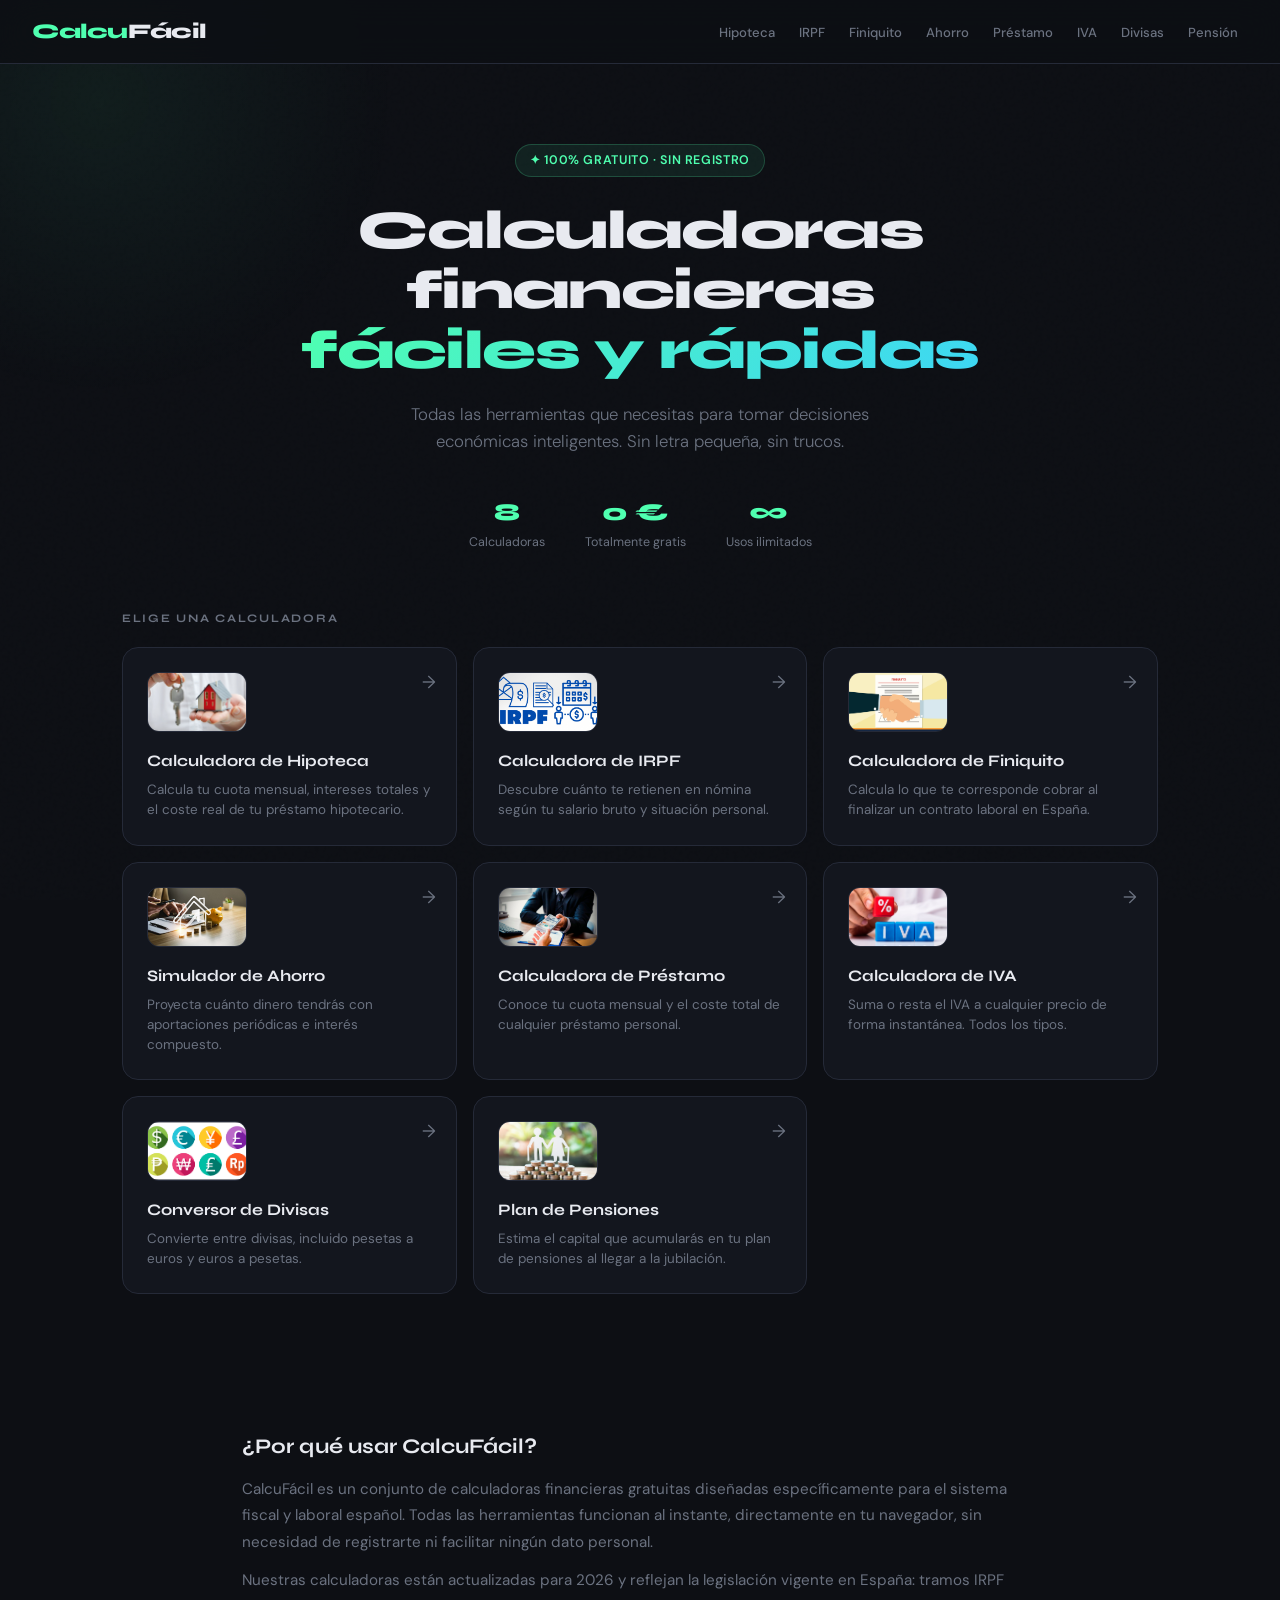
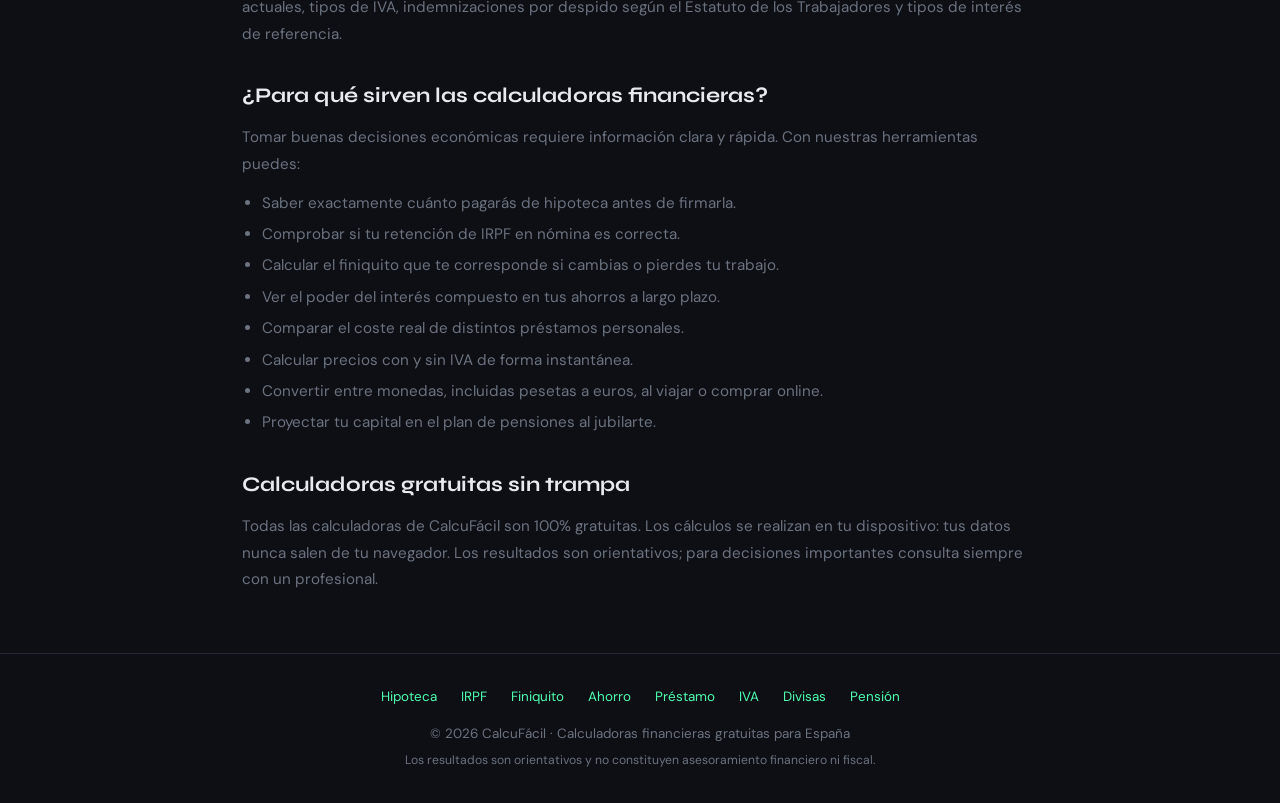
<file: index.html>
<!DOCTYPE html>
<html lang="es">
<head>
  <meta charset="UTF-8" />
  <meta name="viewport" content="width=device-width, initial-scale=1.0" />
  <title>CalcuFácil – Calculadoras Financieras Gratis para España 2026</title>
  <meta name="description" content="Las mejores calculadoras financieras gratuitas para España: hipoteca, IRPF, finiquito, ahorro, préstamo, IVA, divisas y pensiones. Resultados al instante, sin registro." />
  <meta name="keywords" content="calculadora financiera gratis, calculadora hipoteca, calculadora irpf 2026, calcular iva, finiquito, préstamo personal, ahorro interés compuesto, conversor divisas pesetas euros, plan de pensiones" />
  <meta name="robots" content="index, follow" />
  <meta name="author" content="CalcuFácil" />
  <meta name="language" content="es" />
  <meta name="geo.region" content="ES" />
  <link rel="canonical" href="https://www.calcufacil.es/" />
  <meta property="og:title" content="CalcuFácil – Calculadoras Financieras Gratis para España 2026" />
  <meta property="og:description" content="Las mejores calculadoras financieras gratuitas para España: hipoteca, IRPF, finiquito, ahorro, préstamo, IVA, divisas y pensiones. Resultados al instante, sin registro." />
  <meta property="og:type" content="website" />
  <meta property="og:url" content="https://www.calcufacil.es/" />
  <meta property="og:locale" content="es_ES" />
  <meta property="og:site_name" content="CalcuFácil" />
  <meta name="twitter:card" content="summary" />
  <meta name="twitter:title" content="CalcuFácil – Calculadoras Financieras Gratis para España 2026" />
  <meta name="twitter:description" content="Las mejores calculadoras financieras gratuitas para España: hipoteca, IRPF, finiquito, ahorro, préstamo, IVA, divisas y pensiones. Resultados al instante, sin registro." />
  <link rel="preconnect" href="https://fonts.googleapis.com" />
  <link href="https://fonts.googleapis.com/css2?family=Syne:wght@400;600;700;800&family=DM+Sans:wght@300;400;500;700&display=swap" rel="stylesheet" />
  <link rel="stylesheet" href="css/style.css" />
  <script type="application/ld+json">
  {"@context":"https://schema.org","@type":"WebSite","name":"CalcuFácil","url":"https://www.calcufacil.es","description":"Calculadoras financieras gratuitas para España","inLanguage":"es"}
  </script>
  <script type="application/ld+json">
  {"@context":"https://schema.org","@type":"ItemList","name":"Calculadoras financieras","itemListElement":[
    {"@type":"ListItem","position":1,"name":"Calculadora de Hipoteca","url":"https://www.calcufacil.es/hipoteca/"},
    {"@type":"ListItem","position":2,"name":"Calculadora de IRPF","url":"https://www.calcufacil.es/irpf/"},
    {"@type":"ListItem","position":3,"name":"Calculadora de Finiquito","url":"https://www.calcufacil.es/finiquito/"},
    {"@type":"ListItem","position":4,"name":"Simulador de Ahorro","url":"https://www.calcufacil.es/ahorro/"},
    {"@type":"ListItem","position":5,"name":"Calculadora de Préstamo","url":"https://www.calcufacil.es/prestamo/"},
    {"@type":"ListItem","position":6,"name":"Calculadora de IVA","url":"https://www.calcufacil.es/iva/"},
    {"@type":"ListItem","position":7,"name":"Conversor de Divisas","url":"https://www.calcufacil.es/divisas/"},
    {"@type":"ListItem","position":8,"name":"Simulador Plan de Pensiones","url":"https://www.calcufacil.es/pension/"}
  ]}
  </script>
  <link rel="icon" type="image/x-icon" href="favicon.ico">
  <link rel="icon" type="image/png" sizes="192x192" href="favicon-192.png">
  <link rel="icon" type="image/png" sizes="512x512" href="favicon-512.png">
  <link rel="apple-touch-icon" href="apple-touch-icon.png">
</head>
<body>
<nav>
  <a class="nav-logo" href="/" aria-label="CalcuFácil inicio">Calcu<span>Fácil</span></a>
  <button class="nav-toggle" id="navToggle" aria-label="Abrir menú">☰</button>
  <ul class="nav-links" id="navLinks">
    <li><a href="hipoteca/">Hipoteca</a></li>
    <li><a href="irpf/">IRPF</a></li>
    <li><a href="finiquito/">Finiquito</a></li>
    <li><a href="ahorro/">Ahorro</a></li>
    <li><a href="prestamo/">Préstamo</a></li>
    <li><a href="iva/">IVA</a></li>
    <li><a href="divisas/">Divisas</a></li>
    <li><a href="pension/">Pensión</a></li>
    </ul>
</nav>
<main>
  <section class="hero">
    <div class="hero-badge">✦ 100% Gratuito · Sin registro</div>
    <h1>Calculadoras financieras<br><span class="highlight">fáciles y rápidas</span></h1>
    <p>Todas las herramientas que necesitas para tomar decisiones económicas inteligentes. Sin letra pequeña, sin trucos.</p>
    <div class="hero-stats">
      <div class="stat"><div class="stat-num">8</div><div class="stat-label">Calculadoras</div></div>
      <div class="stat"><div class="stat-num">0 €</div><div class="stat-label">Totalmente gratis</div></div>
      <div class="stat"><div class="stat-num">∞</div><div class="stat-label">Usos ilimitados</div></div>
    </div>
  </section>
  <div class="ad-banner"><div class="ad-slot">Publicidad</div></div>
  <section class="section" aria-label="Lista de calculadoras">
    <div class="section-title">Elige una calculadora</div>
    <div class="tools-grid">
      <a class="tool-card" href="/hipoteca/" title="Calculadora de hipoteca gratis España 2026">
        <span class="card-icon"><img src="./imagenes/iconos/hipoteca.jpg" alt="Icono calculadora hipoteca" width="52" height="52" loading="lazy" /></span><div class="card-title">Calculadora de Hipoteca</div>
        <div class="card-desc">Calcula tu cuota mensual, intereses totales y el coste real de tu préstamo hipotecario.</div><span class="card-arrow">→</span>
      </a>
      <a class="tool-card" href="/irpf/" title="Calculadora IRPF retención nómina 2026">
        <span class="card-icon"><img src="./imagenes/iconos/irpf.png" alt="Icono calculadora IRPF" width="52" height="52" loading="lazy" /></span><div class="card-title">Calculadora de IRPF</div>
        <div class="card-desc">Descubre cuánto te retienen en nómina según tu salario bruto y situación personal.</div><span class="card-arrow">→</span>
      </a>
      <a class="tool-card" href="/finiquito/" title="Calculadora de finiquito España 2026">
        <span class="card-icon"><img src="./imagenes/iconos/finiquito.png" alt="Icono calculadora finiquito" width="52" height="52" loading="lazy" /></span><div class="card-title">Calculadora de Finiquito</div>
        <div class="card-desc">Calcula lo que te corresponde cobrar al finalizar un contrato laboral en España.</div><span class="card-arrow">→</span>
      </a>
      <a class="tool-card" href="/ahorro/" title="Simulador de ahorro interés compuesto">
        <span class="card-icon"><img src="./imagenes/iconos/ahorro.jpg" alt="Icono simulador ahorro" width="52" height="52" loading="lazy" /></span><div class="card-title">Simulador de Ahorro</div>
        <div class="card-desc">Proyecta cuánto dinero tendrás con aportaciones periódicas e interés compuesto.</div><span class="card-arrow">→</span>
      </a>
      <a class="tool-card" href="/prestamo/" title="Calculadora préstamo personal cuota mensual">
        <span class="card-icon"><img src="./imagenes/iconos/prestamo.jpg" alt="Icono calculadora préstamo" width="52" height="52" loading="lazy" /></span><div class="card-title">Calculadora de Préstamo</div>
        <div class="card-desc">Conoce tu cuota mensual y el coste total de cualquier préstamo personal.</div><span class="card-arrow">→</span>
      </a>
      <a class="tool-card" href="/iva/" title="Calculadora IVA sumar y quitar 21% 10% 4%">
        <span class="card-icon"><img src="./imagenes/iconos/iva.jpg" alt="Icono calculadora IVA" width="52" height="52" loading="lazy" /></span><div class="card-title">Calculadora de IVA</div>
        <div class="card-desc">Suma o resta el IVA a cualquier precio de forma instantánea. Todos los tipos.</div><span class="card-arrow">→</span>
      </a>
      <a class="tool-card" href="/divisas/" title="Conversor divisas pesetas euros gratis">
        <span class="card-icon"><img src="./imagenes/iconos/divisas.png" alt="Icono conversor divisas" width="52" height="52" loading="lazy" /></span><div class="card-title">Conversor de Divisas</div>
        <div class="card-desc">Convierte entre divisas, incluido pesetas a euros y euros a pesetas.</div><span class="card-arrow">→</span>
      </a>
      <a class="tool-card" href="/pension/" title="Simulador plan de pensiones jubilación">
        <span class="card-icon"><img src="./imagenes/iconos/pension.jpg" alt="Icono simulador pensiones" width="52" height="52" loading="lazy" /></span><div class="card-title">Plan de Pensiones</div>
        <div class="card-desc">Estima el capital que acumularás en tu plan de pensiones al llegar a la jubilación.</div><span class="card-arrow">→</span>
      </a>
    </div>
    <div style="margin-top:2.5rem;"><div class="ad-slot">Publicidad</div></div>
  </section>
  <section class="seo-article" style="max-width:860px;">
    <h2>¿Por qué usar CalcuFácil?</h2>
    <p>CalcuFácil es un conjunto de calculadoras financieras gratuitas diseñadas específicamente para el sistema fiscal y laboral español. Todas las herramientas funcionan al instante, directamente en tu navegador, sin necesidad de registrarte ni facilitar ningún dato personal.</p>
    <p>Nuestras calculadoras están actualizadas para 2026 y reflejan la legislación vigente en España: tramos IRPF actuales, tipos de IVA, indemnizaciones por despido según el Estatuto de los Trabajadores y tipos de interés de referencia.</p>
    <h2>¿Para qué sirven las calculadoras financieras?</h2>
    <p>Tomar buenas decisiones económicas requiere información clara y rápida. Con nuestras herramientas puedes:</p>
    <ul>
      <li>Saber exactamente cuánto pagarás de hipoteca antes de firmarla.</li>
      <li>Comprobar si tu retención de IRPF en nómina es correcta.</li>
      <li>Calcular el finiquito que te corresponde si cambias o pierdes tu trabajo.</li>
      <li>Ver el poder del interés compuesto en tus ahorros a largo plazo.</li>
      <li>Comparar el coste real de distintos préstamos personales.</li>
      <li>Calcular precios con y sin IVA de forma instantánea.</li>
      <li>Convertir entre monedas, incluidas pesetas a euros, al viajar o comprar online.</li>
      <li>Proyectar tu capital en el plan de pensiones al jubilarte.</li>
    </ul>
    <h2>Calculadoras gratuitas sin trampa</h2>
    <p>Todas las calculadoras de CalcuFácil son 100% gratuitas. Los cálculos se realizan en tu dispositivo: tus datos nunca salen de tu navegador. Los resultados son orientativos; para decisiones importantes consulta siempre con un profesional.</p>
  </section>
</main>
<footer>
  <div class="footer-links"><a href="/hipoteca/">Hipoteca</a><a href="/irpf/">IRPF</a><a href="/finiquito/">Finiquito</a><a href="/ahorro/">Ahorro</a><a href="/prestamo/">Préstamo</a><a href="/iva/">IVA</a><a href="/divisas/">Divisas</a><a href="/pension/">Pensión</a></div>
  <p>© 2026 CalcuFácil · Calculadoras financieras gratuitas para España</p>
  <p style="margin-top:0.4rem;font-size:0.76rem;">Los resultados son orientativos y no constituyen asesoramiento financiero ni fiscal.</p>
</footer>
<script src="js/utils.js"></script>
</body>
</html>
</file>
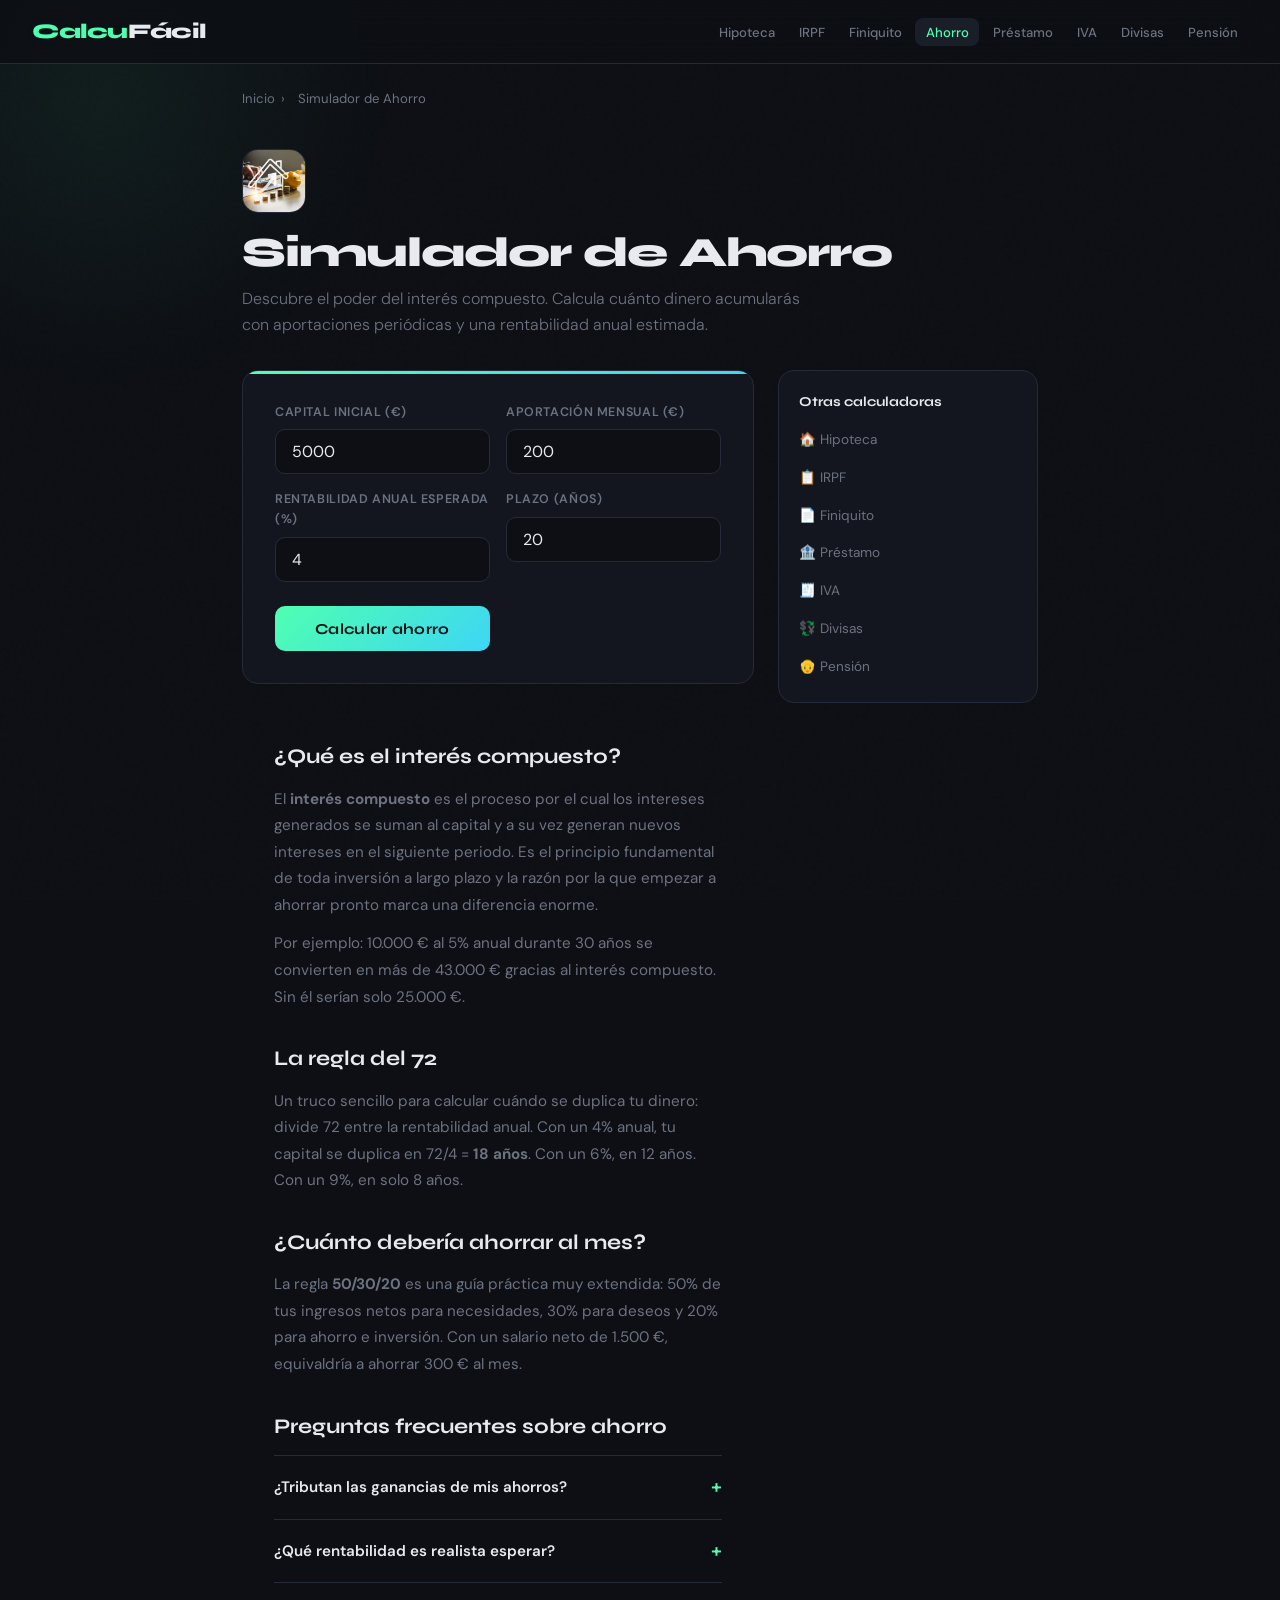
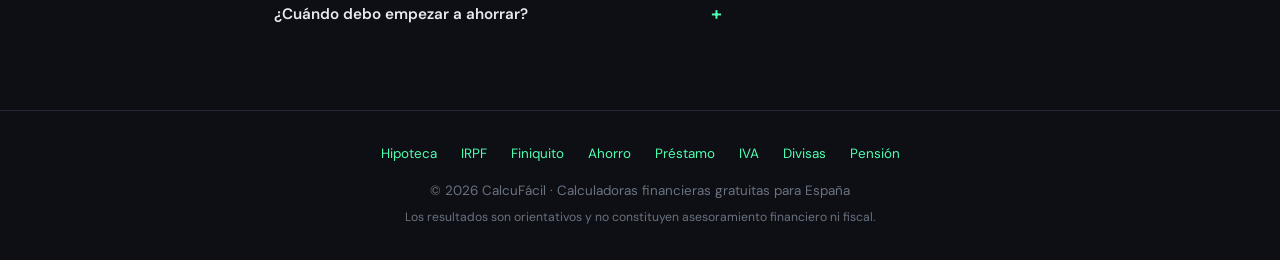
<file: ahorro/index.html>
<!DOCTYPE html>
<html lang="es">
<head>
  <meta charset="UTF-8" />
  <meta name="viewport" content="width=device-width, initial-scale=1.0" />
  <title>Simulador de Ahorro e Interés Compuesto 2026 Gratis | CalcuFácil</title>
  <meta name="description" content="Calcula cuánto dinero acumularás con tus ahorros gracias al interés compuesto. Simulador gratuito con aportaciones mensuales y rentabilidad anual personalizable." />
  <meta name="keywords" content="simulador ahorro, calculadora interés compuesto, cuánto ahorro en 10 años, rentabilidad ahorro, simulador inversión, ahorro mensual interés compuesto" />
  <meta name="robots" content="index, follow" />
  <meta name="author" content="CalcuFácil" />
  <meta name="language" content="es" />
  <meta name="geo.region" content="ES" />
  <link rel="canonical" href="https://www.calcufacil.es/ahorro/" />
  <meta property="og:title" content="Simulador de Ahorro e Interés Compuesto 2026 Gratis | CalcuFácil" />
  <meta property="og:description" content="Calcula cuánto dinero acumularás con tus ahorros gracias al interés compuesto. Simulador gratuito con aportaciones mensuales y rentabilidad anual personalizable." />
  <meta property="og:type" content="website" />
  <meta property="og:url" content="https://www.calcufacil.es/ahorro/" />
  <meta property="og:locale" content="es_ES" />
  <meta property="og:site_name" content="CalcuFácil" />
  <meta name="twitter:card" content="summary" />
  <meta name="twitter:title" content="Simulador de Ahorro e Interés Compuesto 2026 Gratis | CalcuFácil" />
  <meta name="twitter:description" content="Calcula cuánto dinero acumularás con tus ahorros gracias al interés compuesto. Simulador gratuito con aportaciones mensuales y rentabilidad anual personalizable." />
  <link rel="preconnect" href="https://fonts.googleapis.com" />
  <link href="https://fonts.googleapis.com/css2?family=Syne:wght@400;600;700;800&family=DM+Sans:wght@300;400;500;700&display=swap" rel="stylesheet" />
  <link rel="stylesheet" href="../css/style.css" />
  <script type="application/ld+json">
  {"@context":"https://schema.org","@type":"WebApplication","name":"Simulador de Ahorro","url":"https://www.calcufacil.es/ahorro/","description":"Simula el crecimiento de tus ahorros con interés compuesto","applicationCategory":"FinanceApplication","operatingSystem":"Web","offers":{"@type":"Offer","price":"0","priceCurrency":"EUR"},"inLanguage":"es"}
  </script>
  <script type="application/ld+json">{"@context":"https://schema.org","@type":"FAQPage","mainEntity":[{"@type":"Question","name":"¿Tributan las ganancias de mis ahorros?","acceptedAnswer":{"@type":"Answer","text":"Sí. Las ganancias del ahorro tributan en el IRPF como rendimientos del capital mobiliario a tipos del 19%, 21%, 23%, 27% o 28% según la cantidad."}},{"@type":"Question","name":"¿Qué rentabilidad es realista esperar?","acceptedAnswer":{"@type":"Answer","text":"Un depósito actual puede dar 2-3%. Un fondo indexado global ha dado históricamente un 7-8% anual de media aunque con volatilidad. A largo plazo 4-6% es una estimación conservadora razonable."}},{"@type":"Question","name":"¿Cuándo debo empezar a ahorrar?","acceptedAnswer":{"@type":"Answer","text":"Cuanto antes, mejor. Gracias al interés compuesto, ahorrar 100 euros al mes a los 25 años puede valer cuatro veces más que empezar a los 40 años. El tiempo es el factor más importante."}}]}</script>
  <link rel="icon" type="image/x-icon" href="../favicon.ico">
  <link rel="icon" type="image/png" sizes="192x192" href="../favicon-192.png">
  <link rel="icon" type="image/png" sizes="512x512" href="../favicon-512.png">
  <link rel="apple-touch-icon" href="../apple-touch-icon.png">
</head>
<body>
<nav>
  <a class="nav-logo" href="../" aria-label="CalcuFácil inicio">Calcu<span>Fácil</span></a>
  <button class="nav-toggle" id="navToggle" aria-label="Abrir menú">☰</button>
  <ul class="nav-links" id="navLinks">
    <li><a href="../hipoteca/">Hipoteca</a></li>
    <li><a href="../irpf/">IRPF</a></li>
    <li><a href="../finiquito/">Finiquito</a></li>
    <li><a href="../ahorro/" class="active">Ahorro</a></li>
    <li><a href="../prestamo/">Préstamo</a></li>
    <li><a href="../iva/">IVA</a></li>
    <li><a href="../divisas/">Divisas</a></li>
    <li><a href="../pension/">Pensión</a></li>
    </ul>
</nav>
<div class="breadcrumb"><a href="../">Inicio</a><span>›</span><span>Simulador de Ahorro</span></div>
<div class="page-hero">
  <div class="page-hero-icon"><img src="../imagenes/iconos/ahorro.jpg" alt="Simulador ahorro" width="64" height="64" loading="eager" /></div>
  <h1>Simulador de Ahorro</h1>
  <p>Descubre el poder del interés compuesto. Calcula cuánto dinero acumularás con aportaciones periódicas y una rentabilidad anual estimada.</p>
</div>
<div class="ad-banner"><div class="ad-slot">Publicidad</div></div>
<div class="calc-layout">
  <div class="calc-main">
    <div class="calc-card">
      <div class="form-grid">
        <div class="form-group"><label>Capital inicial (€)</label><input type="number" id="aho-inicial" placeholder="5000" value="5000" min="0" /></div>
        <div class="form-group"><label>Aportación mensual (€)</label><input type="number" id="aho-mensual" placeholder="200" value="200" min="0" /></div>
        <div class="form-group"><label>Rentabilidad anual esperada (%)</label><input type="number" id="aho-rentabilidad" placeholder="4" value="4" step="0.1" min="0" /></div>
        <div class="form-group"><label>Plazo (años)</label><input type="number" id="aho-plazo" placeholder="20" value="20" min="1" max="50" /></div>
      </div>
      <button class="calc-btn" onclick="calcAhorro()">Calcular ahorro</button>
      <div class="result-box" id="res-ahorro">
        <div class="result-title">Resultado al final del plazo</div>
        <div class="results-grid">
          <div><div class="result-label">Capital final</div><div class="result-value big" id="aho-final">—</div></div>
          <div><div class="result-label">Total aportado</div><div class="result-value" id="aho-aportado">—</div></div>
          <div><div class="result-label">Ganancias por interés</div><div class="result-value" id="aho-ganancias">—</div></div>
          <div><div class="result-label">Multiplicador</div><div class="result-value" id="aho-multiplicador">—</div></div>
        </div>
        <div class="result-note">⚠️ Simulación con interés compuesto mensual. La rentabilidad real puede variar. No incluye inflación, impuestos sobre ganancias ni comisiones de gestión.</div>
      </div>
    </div>
    <div class="ad-slot">Publicidad</div>
    <article class="seo-article">
      <h2>¿Qué es el interés compuesto?</h2>
      <p>El <strong>interés compuesto</strong> es el proceso por el cual los intereses generados se suman al capital y a su vez generan nuevos intereses en el siguiente periodo. Es el principio fundamental de toda inversión a largo plazo y la razón por la que empezar a ahorrar pronto marca una diferencia enorme.</p>
      <p>Por ejemplo: 10.000 € al 5% anual durante 30 años se convierten en más de 43.000 € gracias al interés compuesto. Sin él serían solo 25.000 €.</p>
      <h2>La regla del 72</h2>
      <p>Un truco sencillo para calcular cuándo se duplica tu dinero: divide 72 entre la rentabilidad anual. Con un 4% anual, tu capital se duplica en 72/4 = <strong>18 años</strong>. Con un 6%, en 12 años. Con un 9%, en solo 8 años.</p>
      <h2>¿Cuánto debería ahorrar al mes?</h2>
      <p>La regla <strong>50/30/20</strong> es una guía práctica muy extendida: 50% de tus ingresos netos para necesidades, 30% para deseos y 20% para ahorro e inversión. Con un salario neto de 1.500 €, equivaldría a ahorrar 300 € al mes.</p>
      <h2>Preguntas frecuentes sobre ahorro</h2>
      <details class="faq-item"><summary>¿Tributan las ganancias de mis ahorros?</summary><p>Sí. Las ganancias del ahorro tributan en el IRPF como rendimientos del capital mobiliario a tipos del 19%, 21%, 23%, 27% o 28% según la cantidad.</p></details><details class="faq-item"><summary>¿Qué rentabilidad es realista esperar?</summary><p>Un depósito actual puede dar 2-3%. Un fondo indexado global ha dado históricamente un 7-8% anual de media aunque con volatilidad. A largo plazo 4-6% es una estimación conservadora razonable.</p></details><details class="faq-item"><summary>¿Cuándo debo empezar a ahorrar?</summary><p>Cuanto antes, mejor. Gracias al interés compuesto, ahorrar 100 euros al mes a los 25 años puede valer cuatro veces más que empezar a los 40 años. El tiempo es el factor más importante.</p></details>
    </article>
  </div>
  <aside class="calc-sidebar">
    <div class="ad-slot-sq">Publicidad</div>
    <div class="sidebar-card">
      <h3>Otras calculadoras</h3>
      <ul class="sidebar-links">
        <li><a href="../hipoteca/">🏠 Hipoteca</a></li>
        <li><a href="../irpf/">📋 IRPF</a></li>
        <li><a href="../finiquito/">📄 Finiquito</a></li>
        <li><a href="../prestamo/">🏦 Préstamo</a></li>
        <li><a href="../iva/">🧾 IVA</a></li>
        <li><a href="../divisas/">💱 Divisas</a></li>
        <li><a href="../pension/">👴 Pensión</a></li>
        </ul>
    </div>
  </aside>
</div>
<footer>
  <div class="footer-links"><a href="/hipoteca/">Hipoteca</a><a href="/irpf/">IRPF</a><a href="/finiquito/">Finiquito</a><a href="/ahorro/">Ahorro</a><a href="/prestamo/">Préstamo</a><a href="/iva/">IVA</a><a href="/divisas/">Divisas</a><a href="/pension/">Pensión</a></div>
  <p>© 2026 CalcuFácil · Calculadoras financieras gratuitas para España</p>
  <p style="margin-top:0.4rem;font-size:0.76rem;">Los resultados son orientativos y no constituyen asesoramiento financiero ni fiscal.</p>
</footer>
<script src="../js/utils.js"></script>
<script>
function calcAhorro() {
  const C0=parseFloat(document.getElementById('aho-inicial').value)||0;
  const m=parseFloat(document.getElementById('aho-mensual').value)||0;
  const r=parseFloat(document.getElementById('aho-rentabilidad').value)/100/12;
  const n=parseFloat(document.getElementById('aho-plazo').value)*12;
  if(!n) return;
  const fin=r===0?C0+m*n:C0*Math.pow(1+r,n)+m*(Math.pow(1+r,n)-1)/r;
  const ap=C0+m*n, gan=fin-ap, mul=ap>0?fin/ap:1;
  document.getElementById('aho-final').textContent=fmtE(fin);
  document.getElementById('aho-aportado').textContent=fmtE(ap);
  document.getElementById('aho-ganancias').textContent=fmtE(gan);
  document.getElementById('aho-multiplicador').textContent='x'+fmt(mul);
  document.getElementById('res-ahorro').classList.add('visible');
}
</script>
</body></html>
</file>
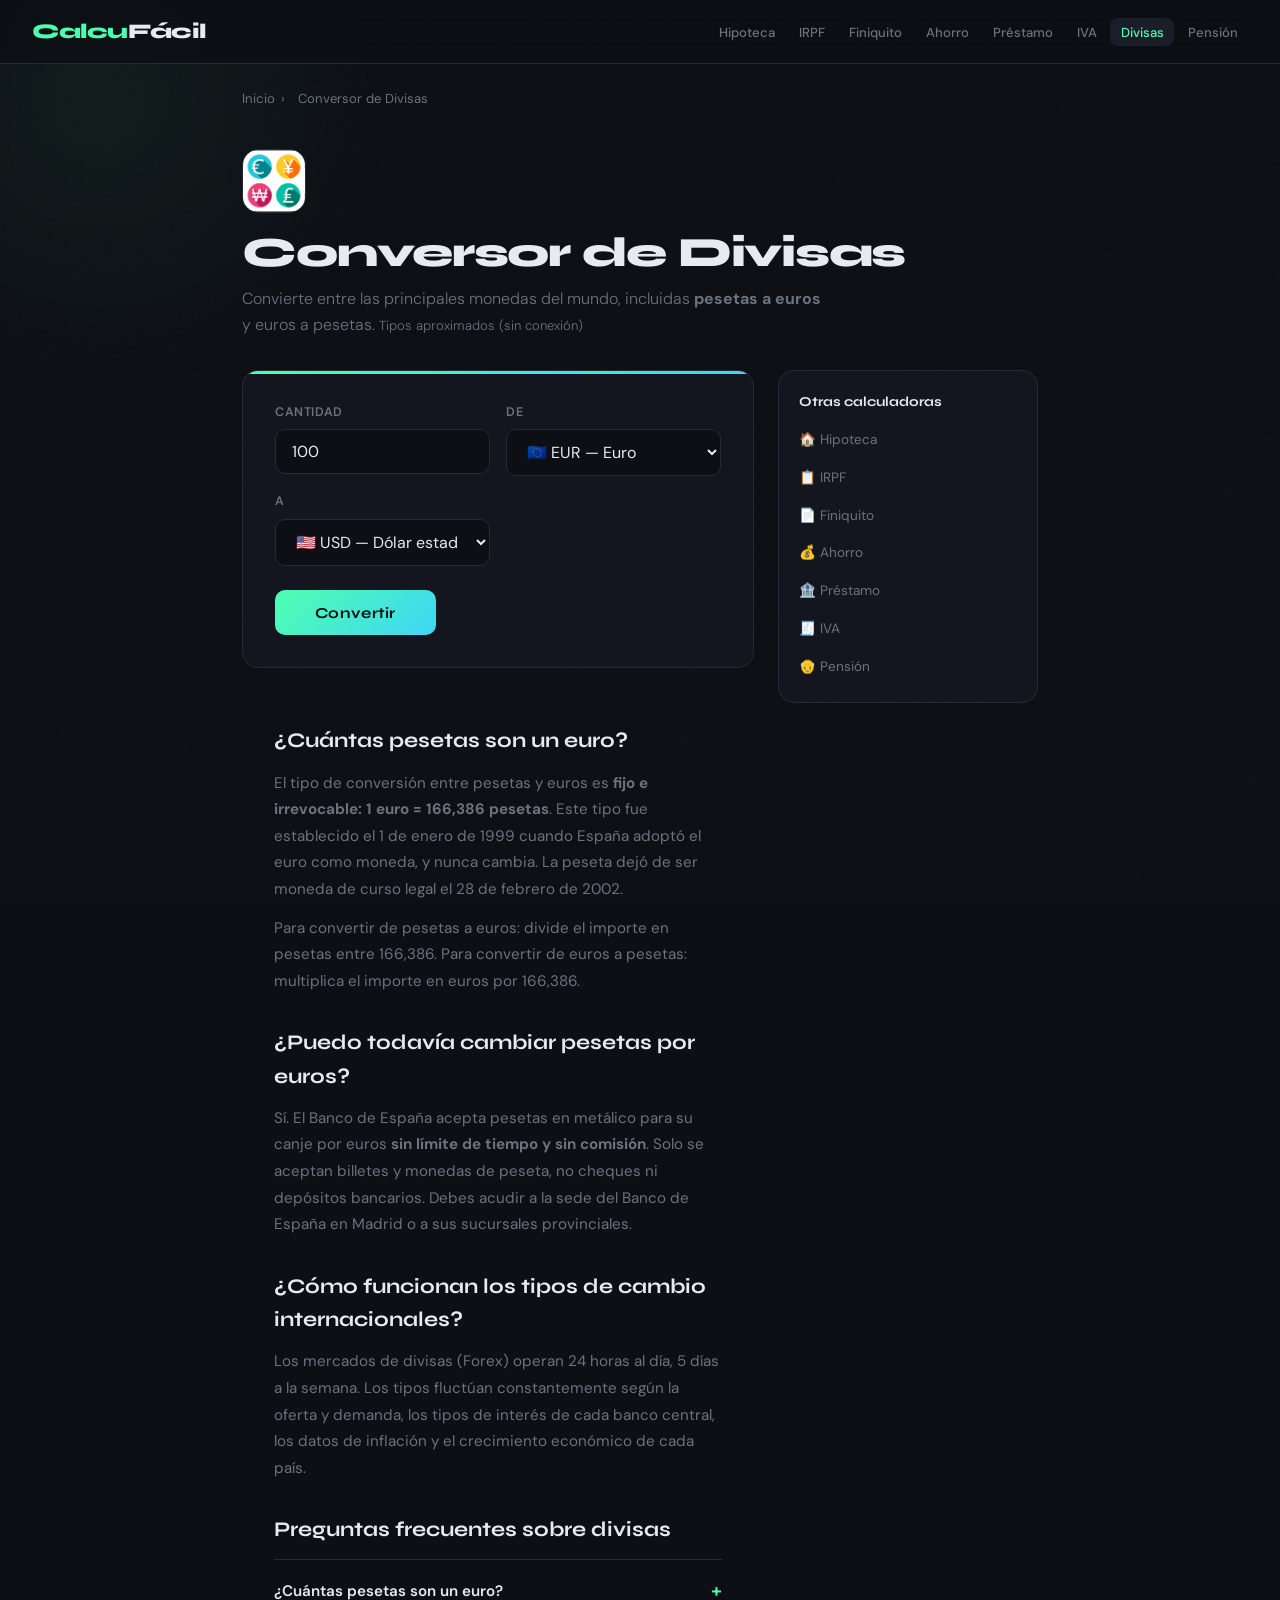
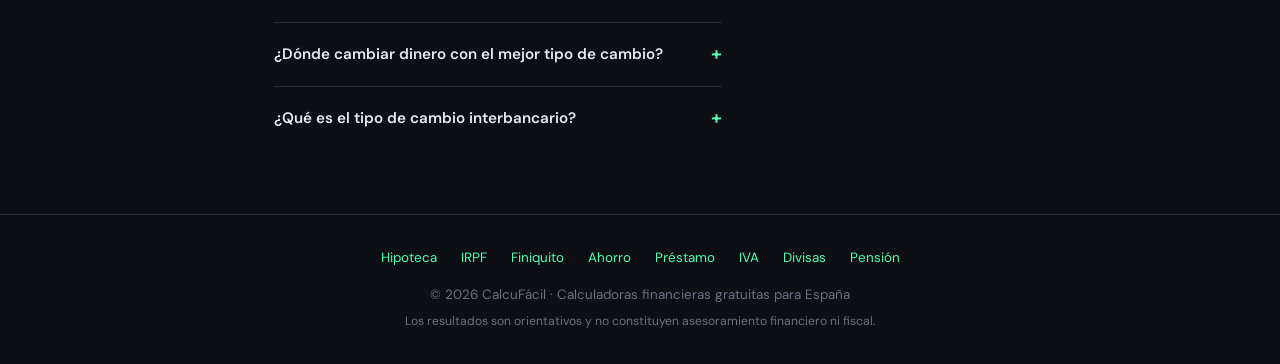
<file: divisas/index.html>
<!DOCTYPE html>
<html lang="es">
<head>
  <meta charset="UTF-8" />
  <meta name="viewport" content="width=device-width, initial-scale=1.0" />
  <title>Conversor de Divisas y Monedas 2026 – Pesetas a Euros | CalcuFácil</title>
  <meta name="description" content="Convierte entre las principales divisas del mundo: euro, dólar, libra, yen y más. Incluye conversor de pesetas a euros y euros a pesetas. Gratis." />
  <meta name="keywords" content="conversor divisas, cambio euro dólar, pesetas a euros, euros a pesetas, convertir moneda, tipo de cambio euro, EUR USD GBP JPY pesetas euros conversión" />
  <meta name="robots" content="index, follow" />
  <meta name="author" content="CalcuFácil" />
  <meta name="language" content="es" />
  <meta name="geo.region" content="ES" />
  <link rel="canonical" href="https://www.calcufacil.es/divisas/" />
  <meta property="og:title" content="Conversor de Divisas y Monedas 2026 – Pesetas a Euros | CalcuFácil" />
  <meta property="og:description" content="Convierte entre las principales divisas del mundo: euro, dólar, libra, yen y más. Incluye conversor de pesetas a euros y euros a pesetas. Gratis." />
  <meta property="og:type" content="website" />
  <meta property="og:url" content="https://www.calcufacil.es/divisas/" />
  <meta property="og:locale" content="es_ES" />
  <meta property="og:site_name" content="CalcuFácil" />
  <meta name="twitter:card" content="summary" />
  <meta name="twitter:title" content="Conversor de Divisas y Monedas 2026 – Pesetas a Euros | CalcuFácil" />
  <meta name="twitter:description" content="Convierte entre las principales divisas del mundo: euro, dólar, libra, yen y más. Incluye conversor de pesetas a euros y euros a pesetas. Gratis." />
  <link rel="preconnect" href="https://fonts.googleapis.com" />
  <link href="https://fonts.googleapis.com/css2?family=Syne:wght@400;600;700;800&family=DM+Sans:wght@300;400;500;700&display=swap" rel="stylesheet" />
  <link rel="stylesheet" href="../css/style.css" />
  <script type="application/ld+json">
  {"@context":"https://schema.org","@type":"WebApplication","name":"Conversor de Divisas","url":"https://www.calcufacil.es/divisas/","description":"Convierte entre divisas incluyendo pesetas a euros","applicationCategory":"FinanceApplication","operatingSystem":"Web","offers":{"@type":"Offer","price":"0","priceCurrency":"EUR"},"inLanguage":"es"}
  </script>
  <script type="application/ld+json">{"@context":"https://schema.org","@type":"FAQPage","mainEntity":[{"@type":"Question","name":"¿Cuántas pesetas son un euro?","acceptedAnswer":{"@type":"Answer","text":"El tipo de conversión fijo e irrevocable es de 166,386 pesetas por euro. Este tipo fue fijado el 1 de enero de 1999 y nunca cambia, ya que la peseta dejó de ser moneda de curso legal el 28 de febrero de 2002."}},{"@type":"Question","name":"¿Dónde cambiar dinero con el mejor tipo de cambio?","acceptedAnswer":{"@type":"Answer","text":"Los servicios online como Wise o Revolut suelen ofrecer el tipo de cambio interbancario con comisiones mínimas. Los cajeros en el extranjero son prácticos pero elige siempre cobrar en la moneda local. Evita las casas de cambio de aeropuerto."}},{"@type":"Question","name":"¿Qué es el tipo de cambio interbancario?","acceptedAnswer":{"@type":"Answer","text":"Es el tipo al que se intercambian divisas los grandes bancos entre sí. Es el tipo más favorable y el que verás como referencia. Los particulares nunca acceden a este tipo exacto ya que los bancos añaden un margen."}}]}</script>
  <link rel="icon" type="image/x-icon" href="../favicon.ico">
  <link rel="icon" type="image/png" sizes="192x192" href="../favicon-192.png">
  <link rel="icon" type="image/png" sizes="512x512" href="../favicon-512.png">
  <link rel="apple-touch-icon" href="../apple-touch-icon.png">
</head>
<body>
<nav>
  <a class="nav-logo" href="../" aria-label="CalcuFácil inicio">Calcu<span>Fácil</span></a>
  <button class="nav-toggle" id="navToggle" aria-label="Abrir menú">☰</button>
  <ul class="nav-links" id="navLinks">
    <li><a href="../hipoteca/">Hipoteca</a></li>
    <li><a href="../irpf/">IRPF</a></li>
    <li><a href="../finiquito/">Finiquito</a></li>
    <li><a href="../ahorro/">Ahorro</a></li>
    <li><a href="../prestamo/">Préstamo</a></li>
    <li><a href="../iva/">IVA</a></li>
    <li><a href="../divisas/" class="active">Divisas</a></li>
    <li><a href="../pension/">Pensión</a></li>
  </ul>
</nav>
<div class="breadcrumb"><a href="../">Inicio</a><span>›</span><span>Conversor de Divisas</span></div>
<div class="page-hero">
  <div class="page-hero-icon"><img src="../imagenes/iconos/divisas.png" alt="Conversor divisas" width="64" height="64" loading="eager" /></div>
  <h1>Conversor de Divisas</h1>
  <p>Convierte entre las principales monedas del mundo, incluidas <strong>pesetas a euros</strong> y euros a pesetas. <span id="rates-status" style="font-size:0.82rem;color:var(--accent);">Cargando tipos en tiempo real…</span></p>
</div>
<div class="ad-banner"><div class="ad-slot">Publicidad</div></div>
<div class="calc-layout">
  <div class="calc-main">
    <div class="calc-card">
      <div class="form-grid">
        <div class="form-group"><label>Cantidad</label><input type="number" id="div-cantidad" placeholder="100" value="100" min="0" step="0.01" /></div>
        <div class="form-group"><label>De</label>
          <select id="div-de">
            <option value="EUR">🇪🇺 EUR — Euro</option>
            <option value="ESP">🇪🇸 ESP — Peseta española</option>
            <option value="USD">🇺🇸 USD — Dólar estadounidense</option>
            <option value="GBP">🇬🇧 GBP — Libra esterlina</option>
            <option value="JPY">🇯🇵 JPY — Yen japonés</option>
            <option value="CHF">🇨🇭 CHF — Franco suizo</option>
            <option value="MXN">🇲🇽 MXN — Peso mexicano</option>
            <option value="ARS">🇦🇷 ARS — Peso argentino</option>
            <option value="BRL">🇧🇷 BRL — Real brasileño</option>
            <option value="CAD">🇨🇦 CAD — Dólar canadiense</option>
            <option value="AUD">🇦🇺 AUD — Dólar australiano</option>
          </select></div>
        <div class="form-group"><label>A</label>
          <select id="div-a">
            <option value="USD">🇺🇸 USD — Dólar estadounidense</option>
            <option value="EUR">🇪🇺 EUR — Euro</option>
            <option value="ESP">🇪🇸 ESP — Peseta española</option>
            <option value="GBP">🇬🇧 GBP — Libra esterlina</option>
            <option value="JPY">🇯🇵 JPY — Yen japonés</option>
            <option value="CHF">🇨🇭 CHF — Franco suizo</option>
            <option value="MXN">🇲🇽 MXN — Peso mexicano</option>
            <option value="ARS">🇦🇷 ARS — Peso argentino</option>
            <option value="BRL">🇧🇷 BRL — Real brasileño</option>
            <option value="CAD">🇨🇦 CAD — Dólar canadiense</option>
            <option value="AUD">🇦🇺 AUD — Dólar australiano</option>
          </select></div>
      </div>
      <button class="calc-btn" onclick="calcDivisas()">Convertir</button>
      <div class="result-box" id="res-divisas">
        <div class="result-title">Resultado</div>
        <div class="results-grid">
          <div><div class="result-label">Resultado</div><div class="result-value big" id="div-resultado">—</div></div>
          <div><div class="result-label">Tipo de cambio</div><div class="result-value" id="div-tipo">—</div></div>
          <div><div class="result-label">Tipo inverso</div><div class="result-value" id="div-inverso">—</div></div>
        </div>
        <div class="result-note" id="div-nota">⚠️ Tipos de cambio orientativos. La peseta usa el tipo fijo oficial de 166,386 ESP/EUR. Consulta tu banco para transacciones reales.</div>
      </div>
    </div>
    <div class="ad-slot">Publicidad</div>
    <article class="seo-article">
      <h2>¿Cuántas pesetas son un euro?</h2>
      <p>El tipo de conversión entre pesetas y euros es <strong>fijo e irrevocable: 1 euro = 166,386 pesetas</strong>. Este tipo fue establecido el 1 de enero de 1999 cuando España adoptó el euro como moneda, y nunca cambia. La peseta dejó de ser moneda de curso legal el 28 de febrero de 2002.</p>
      <p>Para convertir de pesetas a euros: divide el importe en pesetas entre 166,386. Para convertir de euros a pesetas: multiplica el importe en euros por 166,386.</p>
      <h2>¿Puedo todavía cambiar pesetas por euros?</h2>
      <p>Sí. El Banco de España acepta pesetas en metálico para su canje por euros <strong>sin límite de tiempo y sin comisión</strong>. Solo se aceptan billetes y monedas de peseta, no cheques ni depósitos bancarios. Debes acudir a la sede del Banco de España en Madrid o a sus sucursales provinciales.</p>
      <h2>¿Cómo funcionan los tipos de cambio internacionales?</h2>
      <p>Los mercados de divisas (Forex) operan 24 horas al día, 5 días a la semana. Los tipos fluctúan constantemente según la oferta y demanda, los tipos de interés de cada banco central, los datos de inflación y el crecimiento económico de cada país.</p>
      <h2>Preguntas frecuentes sobre divisas</h2>
      <details class="faq-item"><summary>¿Cuántas pesetas son un euro?</summary><p>El tipo de conversión fijo e irrevocable es de 166,386 pesetas por euro. Este tipo fue fijado el 1 de enero de 1999 y nunca cambia, ya que la peseta dejó de ser moneda de curso legal el 28 de febrero de 2002.</p></details>
      <details class="faq-item"><summary>¿Dónde cambiar dinero con el mejor tipo de cambio?</summary><p>Los servicios online como Wise o Revolut suelen ofrecer el tipo de cambio interbancario con comisiones mínimas. Los cajeros en el extranjero son prácticos pero elige siempre cobrar en la moneda local. Evita las casas de cambio de aeropuerto.</p></details>
      <details class="faq-item"><summary>¿Qué es el tipo de cambio interbancario?</summary><p>Es el tipo al que se intercambian divisas los grandes bancos entre sí. Es el tipo más favorable y el que verás como referencia. Los particulares nunca acceden a este tipo exacto ya que los bancos añaden un margen.</p></details>
    </article>
  </div>
  <aside class="calc-sidebar">
    <div class="ad-slot-sq">Publicidad</div>
    <div class="sidebar-card">
      <h3>Otras calculadoras</h3>
      <ul class="sidebar-links">
        <li><a href="../hipoteca/">🏠 Hipoteca</a></li>
        <li><a href="../irpf/">📋 IRPF</a></li>
        <li><a href="../finiquito/">📄 Finiquito</a></li>
        <li><a href="../ahorro/">💰 Ahorro</a></li>
        <li><a href="../prestamo/">🏦 Préstamo</a></li>
        <li><a href="../iva/">🧾 IVA</a></li>
        <li><a href="../pension/">👴 Pensión</a></li>
      </ul>
    </div>
  </aside>
</div>
<footer>
  <div class="footer-links"><a href="/hipoteca/">Hipoteca</a><a href="/irpf/">IRPF</a><a href="/finiquito/">Finiquito</a><a href="/ahorro/">Ahorro</a><a href="/prestamo/">Préstamo</a><a href="/iva/">IVA</a><a href="/divisas/">Divisas</a><a href="/pension/">Pensión</a></div>
  <p>© 2026 CalcuFácil · Calculadoras financieras gratuitas para España</p>
  <p style="margin-top:0.4rem;font-size:0.76rem;">Los resultados son orientativos y no constituyen asesoramiento financiero ni fiscal.</p>
</footer>
<script src="../js/utils.js"></script>
<script>
// Tasas de fallback (relativas a EUR). ESP usa tipo fijo oficial irrevocable.
const tasasFallback = {
  EUR:1, ESP:166.386,
  USD:1.08, GBP:0.856, JPY:163.5,
  CHF:0.962, MXN:18.5, ARS:1100,
  BRL:5.35, CAD:1.47, AUD:1.65
};

let tasas = { ...tasasFallback };
let tasasEnVivo = false;

// Carga tipos en vivo desde Frankfurter (API del BCE, sin key, gratis)
async function cargarTasas() {
  try {
    const res = await fetch('https://api.frankfurter.app/latest?from=EUR&to=USD,GBP,JPY,CHF,MXN,ARS,BRL,CAD,AUD');
    if (!res.ok) throw new Error('HTTP ' + res.status);
    const data = await res.json();
    // Combinar con EUR y ESP (ESP no está en la API, es fijo)
    tasas = { EUR: 1, ESP: 166.386, ...data.rates };
    tasasEnVivo = true;
    const fecha = new Date(data.date).toLocaleDateString('es-ES', { day:'2-digit', month:'short', year:'numeric' });
    document.getElementById('rates-status').textContent = '✓ Tipos actualizados a ' + fecha;
    document.getElementById('rates-status').style.color = 'var(--accent)';
    document.getElementById('div-nota').textContent =
      '✓ Tipos de cambio del Banco Central Europeo (BCE) a ' + fecha +
      '. La peseta usa el tipo fijo oficial de 166,386 ESP/EUR. Los resultados son orientativos.';
  } catch (e) {
    document.getElementById('rates-status').textContent = 'Tipos aproximados (sin conexión)';
    document.getElementById('rates-status').style.color = 'var(--muted)';
  }
}

cargarTasas();

function calcDivisas() {
  const cant = parseFloat(document.getElementById('div-cantidad').value);
  const de = document.getElementById('div-de').value;
  const a = document.getElementById('div-a').value;
  if (!cant || isNaN(cant)) return;
  const enEUR = cant / tasas[de];
  const res = enEUR * tasas[a];
  const tipo = tasas[a] / tasas[de];
  const inv = tasas[de] / tasas[a];
  const esJPY = de === 'JPY' || a === 'JPY';
  document.getElementById('div-resultado').textContent = fmt(res, esJPY ? 0 : 2) + ' ' + a;
  document.getElementById('div-tipo').textContent = '1 ' + de + ' = ' + fmt(tipo, 4) + ' ' + a;
  document.getElementById('div-inverso').textContent = '1 ' + a + ' = ' + fmt(inv, 4) + ' ' + de;
  document.getElementById('res-divisas').classList.add('visible');
}
</script>
</body>
</html>
</file>
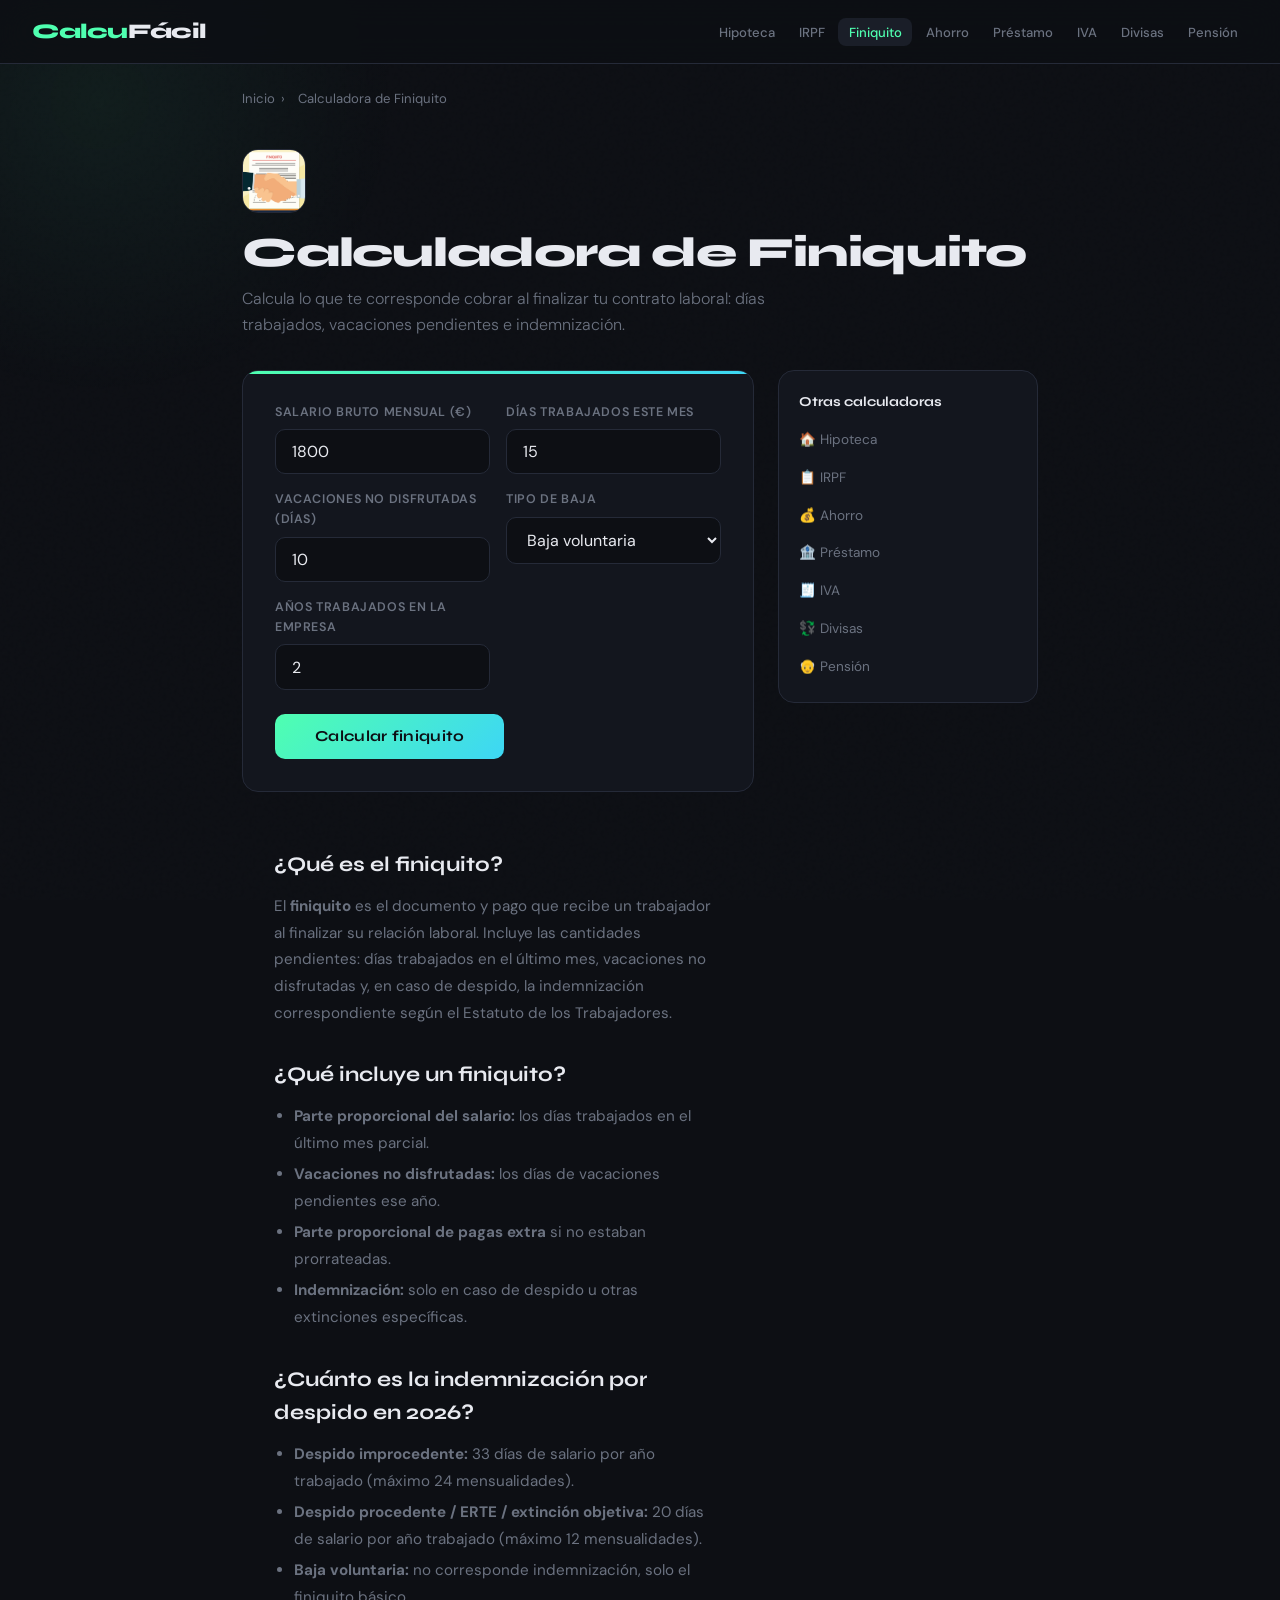
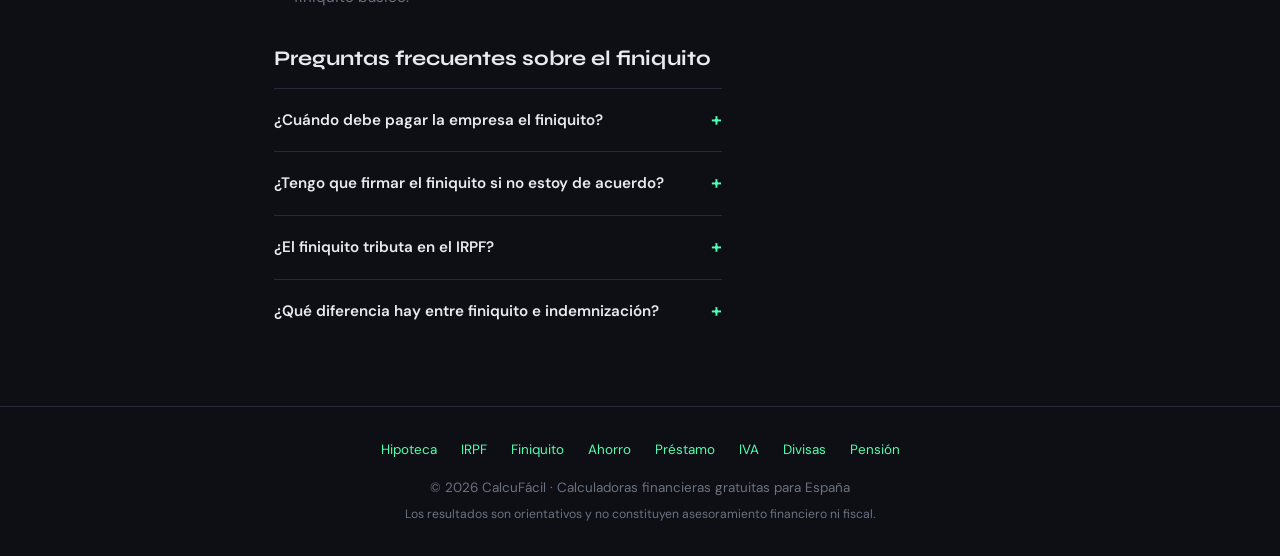
<file: finiquito/index.html>
<!DOCTYPE html>
<html lang="es">
<head>
  <meta charset="UTF-8" />
  <meta name="viewport" content="width=device-width, initial-scale=1.0" />
  <title>Calculadora de Finiquito 2026 – Cuánto me Corresponde Cobrar | CalcuFácil</title>
  <meta name="description" content="Calcula tu finiquito gratis: vacaciones no disfrutadas, días trabajados e indemnización por despido. Resultado inmediato para 2026." />
  <meta name="keywords" content="calculadora finiquito 2026, cuánto me corresponde finiquito, indemnización despido, finiquito baja voluntaria, despido improcedente días, finiquito España" />
  <meta name="robots" content="index, follow" />
  <meta name="author" content="CalcuFácil" />
  <meta name="language" content="es" />
  <meta name="geo.region" content="ES" />
  <link rel="canonical" href="https://www.calcufacil.es/finiquito/" />
  <meta property="og:title" content="Calculadora de Finiquito 2026 – Cuánto me Corresponde Cobrar | CalcuFácil" />
  <meta property="og:description" content="Calcula tu finiquito gratis: vacaciones no disfrutadas, días trabajados e indemnización por despido. Resultado inmediato para 2026." />
  <meta property="og:type" content="website" />
  <meta property="og:url" content="https://www.calcufacil.es/finiquito/" />
  <meta property="og:locale" content="es_ES" />
  <meta property="og:site_name" content="CalcuFácil" />
  <meta name="twitter:card" content="summary" />
  <meta name="twitter:title" content="Calculadora de Finiquito 2026 – Cuánto me Corresponde Cobrar | CalcuFácil" />
  <meta name="twitter:description" content="Calcula tu finiquito gratis: vacaciones no disfrutadas, días trabajados e indemnización por despido. Resultado inmediato para 2026." />
  <link rel="preconnect" href="https://fonts.googleapis.com" />
  <link href="https://fonts.googleapis.com/css2?family=Syne:wght@400;600;700;800&family=DM+Sans:wght@300;400;500;700&display=swap" rel="stylesheet" />
  <link rel="stylesheet" href="../css/style.css" />
  <script type="application/ld+json">
  {"@context":"https://schema.org","@type":"WebApplication","name":"Calculadora de Finiquito","url":"https://www.calcufacil.es/finiquito/","description":"Calcula tu finiquito e indemnización por despido gratis","applicationCategory":"FinanceApplication","operatingSystem":"Web","offers":{"@type":"Offer","price":"0","priceCurrency":"EUR"},"inLanguage":"es"}
  </script>
  <script type="application/ld+json">{"@context":"https://schema.org","@type":"FAQPage","mainEntity":[{"@type":"Question","name":"¿Cuándo debe pagar la empresa el finiquito?","acceptedAnswer":{"@type":"Answer","text":"El finiquito debe abonarse el último día de trabajo o en los días inmediatamente siguientes. Si la empresa se retrasa puede estar obligada a pagar intereses por mora."}},{"@type":"Question","name":"¿Tengo que firmar el finiquito si no estoy de acuerdo?","acceptedAnswer":{"@type":"Answer","text":"No es obligatorio firmarlo sin reservas. Puedes firmarlo añadiendo 'no conforme' para no perder derechos. Tienes 30 días hábiles para impugnarlo ante el SMAC y si no hay acuerdo ante el juzgado de lo social."}},{"@type":"Question","name":"¿El finiquito tributa en el IRPF?","acceptedAnswer":{"@type":"Answer","text":"La parte del finiquito correspondiente a salarios tributa en IRPF. Las indemnizaciones por despido improcedente están exentas hasta ciertos límites establecidos por ley."}},{"@type":"Question","name":"¿Qué diferencia hay entre finiquito e indemnización?","acceptedAnswer":{"@type":"Answer","text":"El finiquito es el pago de las cantidades pendientes al acabar la relación laboral (salario, vacaciones). La indemnización es la compensación económica adicional por despido y solo corresponde en ciertos tipos de extinción del contrato."}}]}</script>
  <link rel="icon" type="image/x-icon" href="../favicon.ico">
  <link rel="icon" type="image/png" sizes="192x192" href="../favicon-192.png">
  <link rel="icon" type="image/png" sizes="512x512" href="../favicon-512.png">
  <link rel="apple-touch-icon" href="../apple-touch-icon.png">
</head>
<body>
<nav>
  <a class="nav-logo" href="../" aria-label="CalcuFácil inicio">Calcu<span>Fácil</span></a>
  <button class="nav-toggle" id="navToggle" aria-label="Abrir menú">☰</button>
  <ul class="nav-links" id="navLinks">
    <li><a href="../hipoteca/">Hipoteca</a></li>
    <li><a href="../irpf/">IRPF</a></li>
    <li><a href="../finiquito/" class="active">Finiquito</a></li>
    <li><a href="../ahorro/">Ahorro</a></li>
    <li><a href="../prestamo/">Préstamo</a></li>
    <li><a href="../iva/">IVA</a></li>
    <li><a href="../divisas/">Divisas</a></li>
    <li><a href="../pension/">Pensión</a></li>
    </ul>
</nav>
<div class="breadcrumb"><a href="../">Inicio</a><span>›</span><span>Calculadora de Finiquito</span></div>
<div class="page-hero">
  <div class="page-hero-icon"><img src="../imagenes/iconos/finiquito.png" alt="Calculadora finiquito" width="64" height="64" loading="eager" /></div>
  <h1>Calculadora de Finiquito</h1>
  <p>Calcula lo que te corresponde cobrar al finalizar tu contrato laboral: días trabajados, vacaciones pendientes e indemnización.</p>
</div>
<div class="ad-banner"><div class="ad-slot">Publicidad</div></div>
<div class="calc-layout">
  <div class="calc-main">
    <div class="calc-card">
      <div class="form-grid">
        <div class="form-group"><label>Salario bruto mensual (€)</label><input type="number" id="fin-salario" placeholder="1800" value="1800" min="0" /></div>
        <div class="form-group"><label>Días trabajados este mes</label><input type="number" id="fin-dias-mes" placeholder="15" value="15" min="0" max="31" /></div>
        <div class="form-group"><label>Vacaciones no disfrutadas (días)</label><input type="number" id="fin-vacaciones" placeholder="10" value="10" min="0" max="30" /></div>
        <div class="form-group"><label>Tipo de baja</label>
          <select id="fin-tipo">
            <option value="voluntaria">Baja voluntaria</option>
            <option value="despido_proc">Despido procedente</option>
            <option value="despido_impro">Despido improcedente</option>
            <option value="mutual">Mutuo acuerdo</option>
          </select></div>
        <div class="form-group"><label>Años trabajados en la empresa</label><input type="number" id="fin-antiguedad" placeholder="2" value="2" min="0" /></div>
      </div>
      <button class="calc-btn" onclick="calcFiniquito()">Calcular finiquito</button>
      <div class="result-box" id="res-finiquito">
        <div class="result-title">Resultado</div>
        <div class="results-grid">
          <div><div class="result-label">Días trabajados (prorrata)</div><div class="result-value" id="fin-prorrata">—</div></div>
          <div><div class="result-label">Vacaciones no disfrutadas</div><div class="result-value" id="fin-vac-importe">—</div></div>
          <div><div class="result-label">Indemnización</div><div class="result-value" id="fin-indem">—</div></div>
          <div><div class="result-label">Total bruto estimado</div><div class="result-value big" id="fin-total">—</div></div>
        </div>
        <div class="result-note">⚠️ Cálculo orientativo. No incluye pagas extra pendientes ni complementos salariales. Consulta con un asesor laboral para tu caso concreto.</div>
      </div>
    </div>
    <div class="ad-slot">Publicidad</div>
    <article class="seo-article">
      <h2>¿Qué es el finiquito?</h2>
      <p>El <strong>finiquito</strong> es el documento y pago que recibe un trabajador al finalizar su relación laboral. Incluye las cantidades pendientes: días trabajados en el último mes, vacaciones no disfrutadas y, en caso de despido, la indemnización correspondiente según el Estatuto de los Trabajadores.</p>
      <h2>¿Qué incluye un finiquito?</h2>
      <ul>
        <li><strong>Parte proporcional del salario:</strong> los días trabajados en el último mes parcial.</li>
        <li><strong>Vacaciones no disfrutadas:</strong> los días de vacaciones pendientes ese año.</li>
        <li><strong>Parte proporcional de pagas extra</strong> si no estaban prorrateadas.</li>
        <li><strong>Indemnización:</strong> solo en caso de despido u otras extinciones específicas.</li>
      </ul>
      <h2>¿Cuánto es la indemnización por despido en 2026?</h2>
      <ul>
        <li><strong>Despido improcedente:</strong> 33 días de salario por año trabajado (máximo 24 mensualidades).</li>
        <li><strong>Despido procedente / ERTE / extinción objetiva:</strong> 20 días de salario por año trabajado (máximo 12 mensualidades).</li>
        <li><strong>Baja voluntaria:</strong> no corresponde indemnización, solo el finiquito básico.</li>
      </ul>
      <h2>Preguntas frecuentes sobre el finiquito</h2>
      <details class="faq-item"><summary>¿Cuándo debe pagar la empresa el finiquito?</summary><p>El finiquito debe abonarse el último día de trabajo o en los días inmediatamente siguientes. Si la empresa se retrasa puede estar obligada a pagar intereses por mora.</p></details><details class="faq-item"><summary>¿Tengo que firmar el finiquito si no estoy de acuerdo?</summary><p>No es obligatorio firmarlo sin reservas. Puedes firmarlo añadiendo 'no conforme' para no perder derechos. Tienes 30 días hábiles para impugnarlo ante el SMAC y si no hay acuerdo ante el juzgado de lo social.</p></details><details class="faq-item"><summary>¿El finiquito tributa en el IRPF?</summary><p>La parte del finiquito correspondiente a salarios tributa en IRPF. Las indemnizaciones por despido improcedente están exentas hasta ciertos límites establecidos por ley.</p></details><details class="faq-item"><summary>¿Qué diferencia hay entre finiquito e indemnización?</summary><p>El finiquito es el pago de las cantidades pendientes al acabar la relación laboral (salario, vacaciones). La indemnización es la compensación económica adicional por despido y solo corresponde en ciertos tipos de extinción del contrato.</p></details>
    </article>
  </div>
  <aside class="calc-sidebar">
    <div class="ad-slot-sq">Publicidad</div>
    <div class="sidebar-card">
      <h3>Otras calculadoras</h3>
      <ul class="sidebar-links">
        <li><a href="../hipoteca/">🏠 Hipoteca</a></li>
        <li><a href="../irpf/">📋 IRPF</a></li>
        <li><a href="../ahorro/">💰 Ahorro</a></li>
        <li><a href="../prestamo/">🏦 Préstamo</a></li>
        <li><a href="../iva/">🧾 IVA</a></li>
        <li><a href="../divisas/">💱 Divisas</a></li>
        <li><a href="../pension/">👴 Pensión</a></li>
        </ul>
    </div>
  </aside>
</div>
<footer>
  <div class="footer-links"><a href="/hipoteca/">Hipoteca</a><a href="/irpf/">IRPF</a><a href="/finiquito/">Finiquito</a><a href="/ahorro/">Ahorro</a><a href="/prestamo/">Préstamo</a><a href="/iva/">IVA</a><a href="/divisas/">Divisas</a><a href="/pension/">Pensión</a></div>
  <p>© 2026 CalcuFácil · Calculadoras financieras gratuitas para España</p>
  <p style="margin-top:0.4rem;font-size:0.76rem;">Los resultados son orientativos y no constituyen asesoramiento financiero ni fiscal.</p>
</footer>
<script src="../js/utils.js"></script>
<script>
function calcFiniquito() {
  const sal=parseFloat(document.getElementById('fin-salario').value);
  const dm=parseFloat(document.getElementById('fin-dias-mes').value)||0;
  const vac=parseFloat(document.getElementById('fin-vacaciones').value)||0;
  const tipo=document.getElementById('fin-tipo').value;
  const ant=parseFloat(document.getElementById('fin-antiguedad').value)||0;
  if(!sal) return;
  const d=sal/30, pro=d*dm, vi=d*vac;
  let ind=0;
  if(tipo==='despido_proc') ind=d*20*ant;
  if(tipo==='despido_impro') ind=d*33*ant;
  if(tipo==='mutual') ind=d*20*ant;
  const tot=pro+vi+ind;
  document.getElementById('fin-prorrata').textContent=fmtE(pro);
  document.getElementById('fin-vac-importe').textContent=fmtE(vi);
  document.getElementById('fin-indem').textContent=ind>0?fmtE(ind):'No aplica';
  document.getElementById('fin-total').textContent=fmtE(tot);
  document.getElementById('res-finiquito').classList.add('visible');
}
</script>
</body></html>
</file>
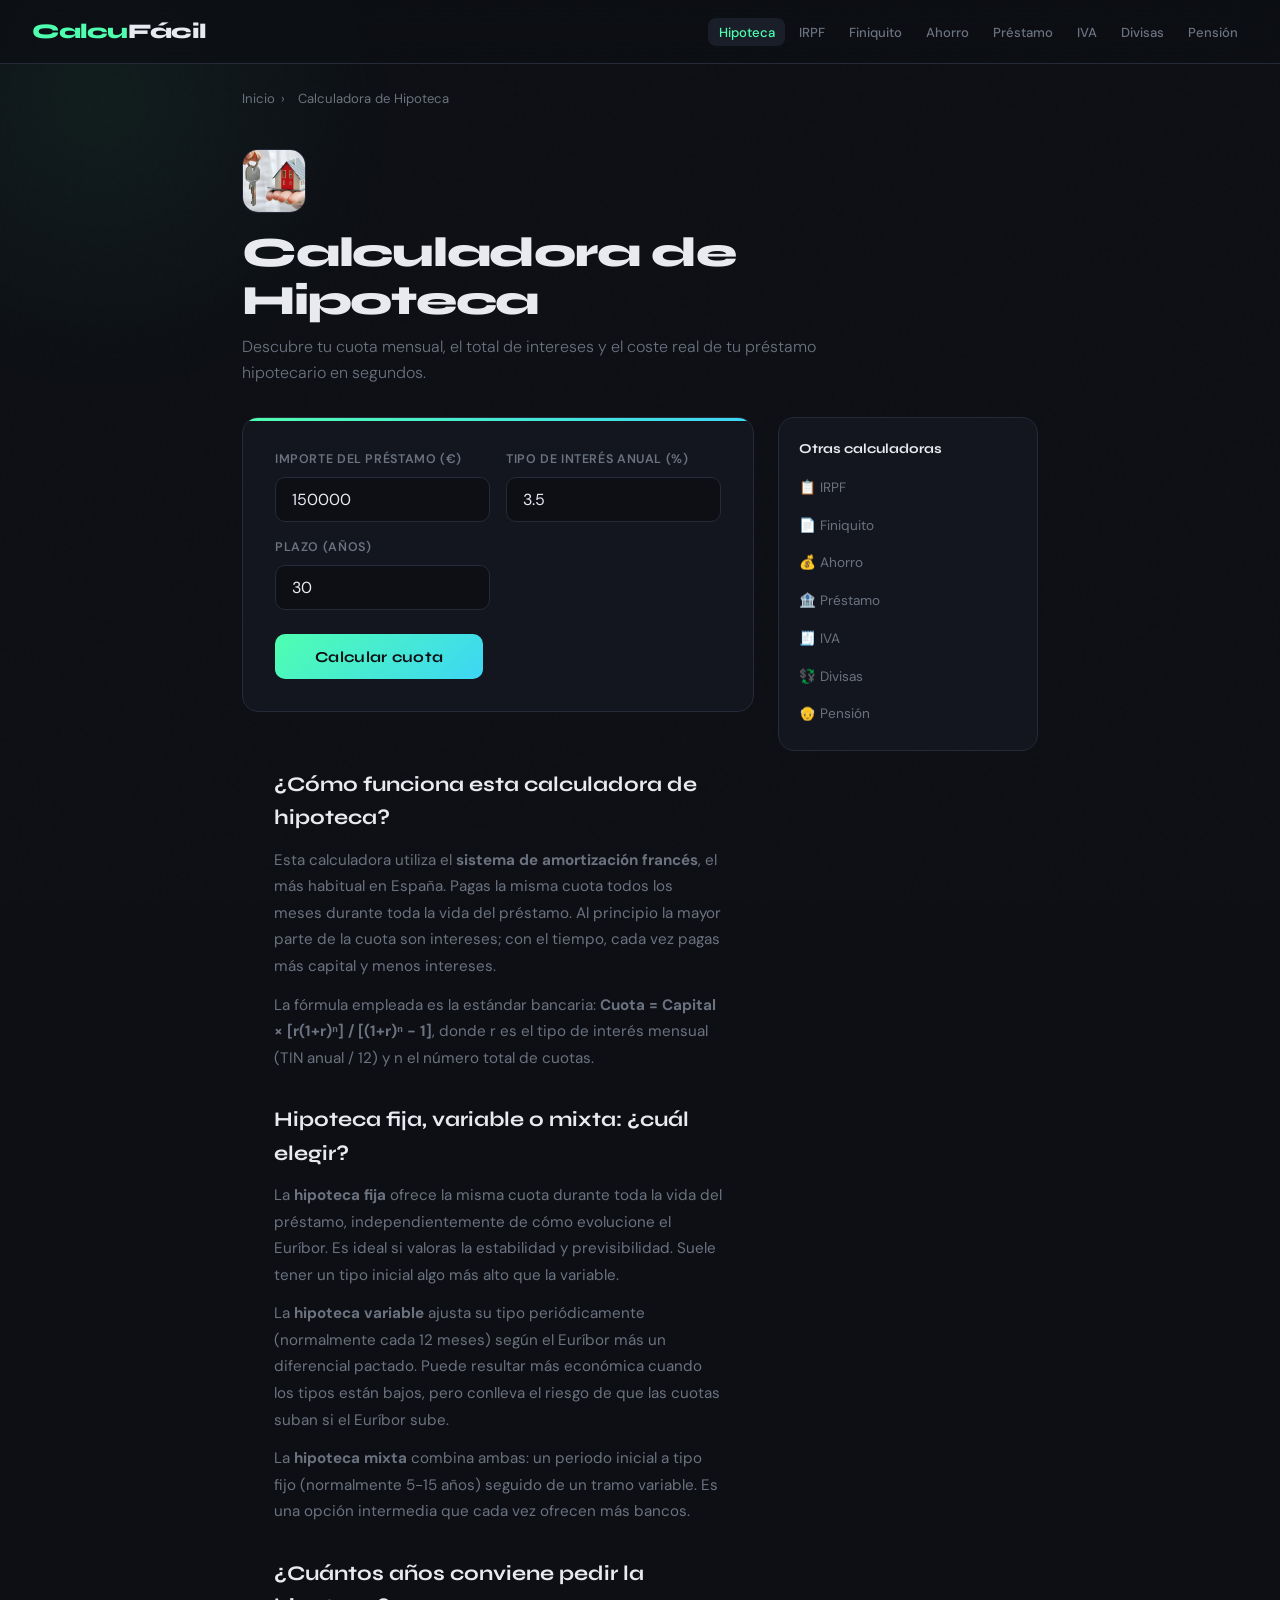
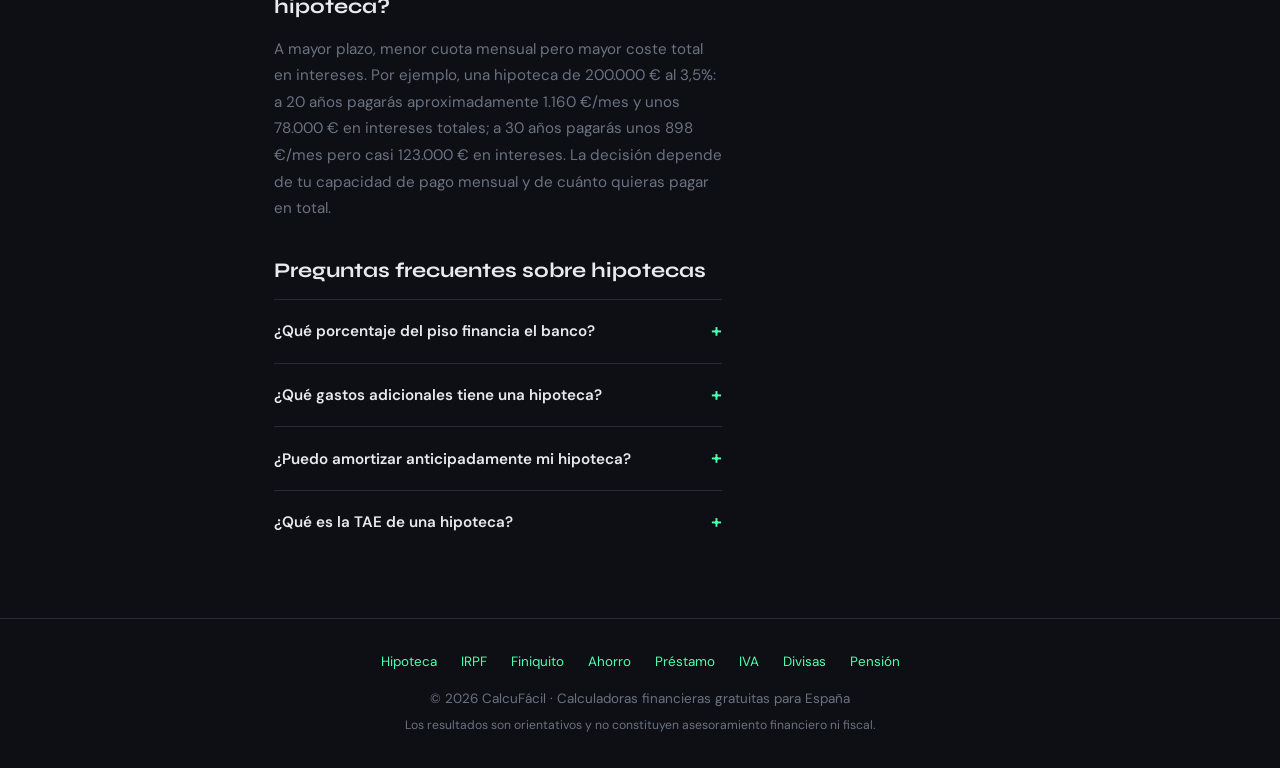
<file: hipoteca/index.html>
<!DOCTYPE html>
<html lang="es">
<head>
  <meta charset="UTF-8" />
  <meta name="viewport" content="width=device-width, initial-scale=1.0" />
  <title>Calculadora de Hipoteca 2026 – Cuota Mensual Gratis | CalcuFácil</title>
  <meta name="description" content="Calcula tu cuota mensual de hipoteca, los intereses totales y el coste real de tu préstamo hipotecario en segundos. Gratis y sin registro." />
  <meta name="keywords" content="calculadora hipoteca, cuota hipoteca mensual, simulador hipoteca 2026, préstamo hipotecario cuota, hipoteca fija variable, amortización hipoteca" />
  <meta name="robots" content="index, follow" />
  <meta name="author" content="CalcuFácil" />
  <meta name="language" content="es" />
  <meta name="geo.region" content="ES" />
  <link rel="canonical" href="https://www.calcufacil.es/hipoteca/" />
  <meta property="og:title" content="Calculadora de Hipoteca 2026 – Cuota Mensual Gratis | CalcuFácil" />
  <meta property="og:description" content="Calcula tu cuota mensual de hipoteca, los intereses totales y el coste real de tu préstamo hipotecario en segundos. Gratis y sin registro." />
  <meta property="og:type" content="website" />
  <meta property="og:url" content="https://www.calcufacil.es/hipoteca/" />
  <meta property="og:locale" content="es_ES" />
  <meta property="og:site_name" content="CalcuFácil" />
  <meta name="twitter:card" content="summary" />
  <meta name="twitter:title" content="Calculadora de Hipoteca 2026 – Cuota Mensual Gratis | CalcuFácil" />
  <meta name="twitter:description" content="Calcula tu cuota mensual de hipoteca, los intereses totales y el coste real de tu préstamo hipotecario en segundos. Gratis y sin registro." />
  <link rel="preconnect" href="https://fonts.googleapis.com" />
  <link href="https://fonts.googleapis.com/css2?family=Syne:wght@400;600;700;800&family=DM+Sans:wght@300;400;500;700&display=swap" rel="stylesheet" />
  <link rel="stylesheet" href="../css/style.css" />
  <script type="application/ld+json">
  {"@context":"https://schema.org","@type":"WebApplication","name":"Calculadora de Hipoteca","url":"https://www.calcufacil.es/hipoteca/","description":"Calcula tu cuota mensual de hipoteca gratis","applicationCategory":"FinanceApplication","operatingSystem":"Web","offers":{"@type":"Offer","price":"0","priceCurrency":"EUR"},"inLanguage":"es"}
  </script>
  <script type="application/ld+json">{"@context":"https://schema.org","@type":"FAQPage","mainEntity":[{"@type":"Question","name":"¿Qué porcentaje del piso financia el banco?","acceptedAnswer":{"@type":"Answer","text":"Por norma general los bancos financian hasta el 80% del valor de tasación o del precio de compra. Para vivienda habitual algunas entidades llegan al 90% o incluso al 100% en casos específicos."}},{"@type":"Question","name":"¿Qué gastos adicionales tiene una hipoteca?","acceptedAnswer":{"@type":"Answer","text":"Además de las cuotas debes contar con tasación (300-600 euros), notaría, registro de la propiedad, gestoría y posiblemente el Impuesto sobre Actos Jurídicos Documentados en algunas comunidades. El banco suele exigir también seguro de hogar y seguro de vida."}},{"@type":"Question","name":"¿Puedo amortizar anticipadamente mi hipoteca?","acceptedAnswer":{"@type":"Answer","text":"Sí. La comisión máxima por amortización anticipada en hipotecas variables es del 0,25% los tres primeros años y 0,15% los dos siguientes. En hipotecas fijas puede llegar al 2% los primeros 10 años."}},{"@type":"Question","name":"¿Qué es la TAE de una hipoteca?","acceptedAnswer":{"@type":"Answer","text":"La TAE incluye además del tipo de interés nominal todos los gastos y comisiones del préstamo. Es el indicador más completo para comparar hipotecas entre distintos bancos."}}]}</script>
  <link rel="icon" type="image/x-icon" href="../favicon.ico">
  <link rel="icon" type="image/png" sizes="192x192" href="../favicon-192.png">
  <link rel="icon" type="image/png" sizes="512x512" href="../favicon-512.png">
  <link rel="apple-touch-icon" href="../apple-touch-icon.png">
</head>
<body>
<nav>
  <a class="nav-logo" href="../" aria-label="CalcuFácil inicio">Calcu<span>Fácil</span></a>
  <button class="nav-toggle" id="navToggle" aria-label="Abrir menú">☰</button>
  <ul class="nav-links" id="navLinks">
    <li><a href="../hipoteca/" class="active">Hipoteca</a></li>
    <li><a href="../irpf/">IRPF</a></li>
    <li><a href="../finiquito/">Finiquito</a></li>
    <li><a href="../ahorro/">Ahorro</a></li>
    <li><a href="../prestamo/">Préstamo</a></li>
    <li><a href="../iva/">IVA</a></li>
    <li><a href="../divisas/">Divisas</a></li>
    <li><a href="../pension/">Pensión</a></li>
    </ul>
</nav>
<div class="breadcrumb"><a href="../">Inicio</a><span>›</span><span>Calculadora de Hipoteca</span></div>
<div class="page-hero">
  <div class="page-hero-icon"><img src="../imagenes/iconos/hipoteca.jpg" alt="Calculadora hipoteca" width="64" height="64" loading="eager" /></div>
  <h1>Calculadora de Hipoteca</h1>
  <p>Descubre tu cuota mensual, el total de intereses y el coste real de tu préstamo hipotecario en segundos.</p>
</div>
<div class="ad-banner"><div class="ad-slot">Publicidad</div></div>
<div class="calc-layout">
  <div class="calc-main">
    <div class="calc-card">
      <div class="form-grid">
        <div class="form-group"><label>Importe del préstamo (€)</label><input type="number" id="hip-importe" placeholder="150000" value="150000" min="0" /></div>
        <div class="form-group"><label>Tipo de interés anual (%)</label><input type="number" id="hip-interes" placeholder="3.5" value="3.5" step="0.01" min="0" /></div>
        <div class="form-group"><label>Plazo (años)</label><input type="number" id="hip-plazo" placeholder="30" value="30" min="1" max="40" /></div>
      </div>
      <button class="calc-btn" onclick="calcHipoteca()">Calcular cuota</button>
      <div class="result-box" id="res-hipoteca">
        <div class="result-title">Resultado</div>
        <div class="results-grid">
          <div><div class="result-label">Cuota mensual</div><div class="result-value big" id="hip-cuota">—</div></div>
          <div><div class="result-label">Total a pagar</div><div class="result-value" id="hip-total">—</div></div>
          <div><div class="result-label">Total en intereses</div><div class="result-value" id="hip-intereses-total">—</div></div>
          <div><div class="result-label">Coste de intereses</div><div class="result-value" id="hip-porcentaje">—</div></div>
        </div>
        <div class="result-note">⚠️ Cálculo orientativo basado en el sistema francés de amortización. No incluye gastos de apertura, tasación, seguros ni notaría. Consulta siempre con tu entidad bancaria.</div>
      </div>
    </div>
    <div class="ad-slot">Publicidad</div>
    <article class="seo-article">
      <h2>¿Cómo funciona esta calculadora de hipoteca?</h2>
      <p>Esta calculadora utiliza el <strong>sistema de amortización francés</strong>, el más habitual en España. Pagas la misma cuota todos los meses durante toda la vida del préstamo. Al principio la mayor parte de la cuota son intereses; con el tiempo, cada vez pagas más capital y menos intereses.</p>
      <p>La fórmula empleada es la estándar bancaria: <strong>Cuota = Capital × [r(1+r)ⁿ] / [(1+r)ⁿ − 1]</strong>, donde r es el tipo de interés mensual (TIN anual / 12) y n el número total de cuotas.</p>
      <h2>Hipoteca fija, variable o mixta: ¿cuál elegir?</h2>
      <p>La <strong>hipoteca fija</strong> ofrece la misma cuota durante toda la vida del préstamo, independientemente de cómo evolucione el Euríbor. Es ideal si valoras la estabilidad y previsibilidad. Suele tener un tipo inicial algo más alto que la variable.</p>
      <p>La <strong>hipoteca variable</strong> ajusta su tipo periódicamente (normalmente cada 12 meses) según el Euríbor más un diferencial pactado. Puede resultar más económica cuando los tipos están bajos, pero conlleva el riesgo de que las cuotas suban si el Euríbor sube.</p>
      <p>La <strong>hipoteca mixta</strong> combina ambas: un periodo inicial a tipo fijo (normalmente 5-15 años) seguido de un tramo variable. Es una opción intermedia que cada vez ofrecen más bancos.</p>
      <h2>¿Cuántos años conviene pedir la hipoteca?</h2>
      <p>A mayor plazo, menor cuota mensual pero mayor coste total en intereses. Por ejemplo, una hipoteca de 200.000 € al 3,5%: a 20 años pagarás aproximadamente 1.160 €/mes y unos 78.000 € en intereses totales; a 30 años pagarás unos 898 €/mes pero casi 123.000 € en intereses. La decisión depende de tu capacidad de pago mensual y de cuánto quieras pagar en total.</p>
      <h2>Preguntas frecuentes sobre hipotecas</h2>
      <details class="faq-item"><summary>¿Qué porcentaje del piso financia el banco?</summary><p>Por norma general los bancos financian hasta el 80% del valor de tasación o del precio de compra. Para vivienda habitual algunas entidades llegan al 90% o incluso al 100% en casos específicos.</p></details><details class="faq-item"><summary>¿Qué gastos adicionales tiene una hipoteca?</summary><p>Además de las cuotas debes contar con tasación (300-600 euros), notaría, registro de la propiedad, gestoría y posiblemente el Impuesto sobre Actos Jurídicos Documentados en algunas comunidades. El banco suele exigir también seguro de hogar y seguro de vida.</p></details><details class="faq-item"><summary>¿Puedo amortizar anticipadamente mi hipoteca?</summary><p>Sí. La comisión máxima por amortización anticipada en hipotecas variables es del 0,25% los tres primeros años y 0,15% los dos siguientes. En hipotecas fijas puede llegar al 2% los primeros 10 años.</p></details><details class="faq-item"><summary>¿Qué es la TAE de una hipoteca?</summary><p>La TAE incluye además del tipo de interés nominal todos los gastos y comisiones del préstamo. Es el indicador más completo para comparar hipotecas entre distintos bancos.</p></details>
    </article>
  </div>
  <aside class="calc-sidebar">
    <div class="ad-slot-sq">Publicidad</div>
    <div class="sidebar-card">
      <h3>Otras calculadoras</h3>
      <ul class="sidebar-links">
        <li><a href="../irpf/">📋 IRPF</a></li>
        <li><a href="../finiquito/">📄 Finiquito</a></li>
        <li><a href="../ahorro/">💰 Ahorro</a></li>
        <li><a href="../prestamo/">🏦 Préstamo</a></li>
        <li><a href="../iva/">🧾 IVA</a></li>
        <li><a href="../divisas/">💱 Divisas</a></li>
        <li><a href="../pension/">👴 Pensión</a></li>
        </ul>
    </div>
  </aside>
</div>
<footer>
  <div class="footer-links"><a href="/hipoteca/">Hipoteca</a><a href="/irpf/">IRPF</a><a href="/finiquito/">Finiquito</a><a href="/ahorro/">Ahorro</a><a href="/prestamo/">Préstamo</a><a href="/iva/">IVA</a><a href="/divisas/">Divisas</a><a href="/pension/">Pensión</a></div>
  <p>© 2026 CalcuFácil · Calculadoras financieras gratuitas para España</p>
  <p style="margin-top:0.4rem;font-size:0.76rem;">Los resultados son orientativos y no constituyen asesoramiento financiero ni fiscal.</p>
</footer>
<script src="../js/utils.js"></script>
<script>
function calcHipoteca() {
  const P = parseFloat(document.getElementById('hip-importe').value);
  const r = parseFloat(document.getElementById('hip-interes').value) / 100 / 12;
  const n = parseFloat(document.getElementById('hip-plazo').value) * 12;
  if (!P || !n || isNaN(r)) return;
  const cuota = r === 0 ? P/n : P * r * Math.pow(1+r,n) / (Math.pow(1+r,n)-1);
  const total = cuota * n; const intereses = total - P;
  document.getElementById('hip-cuota').textContent = fmtE(cuota);
  document.getElementById('hip-total').textContent = fmtE(total);
  document.getElementById('hip-intereses-total').textContent = fmtE(intereses);
  document.getElementById('hip-porcentaje').textContent = fmtP(intereses/P*100);
  document.getElementById('res-hipoteca').classList.add('visible');
}
</script>
</body></html>
</file>
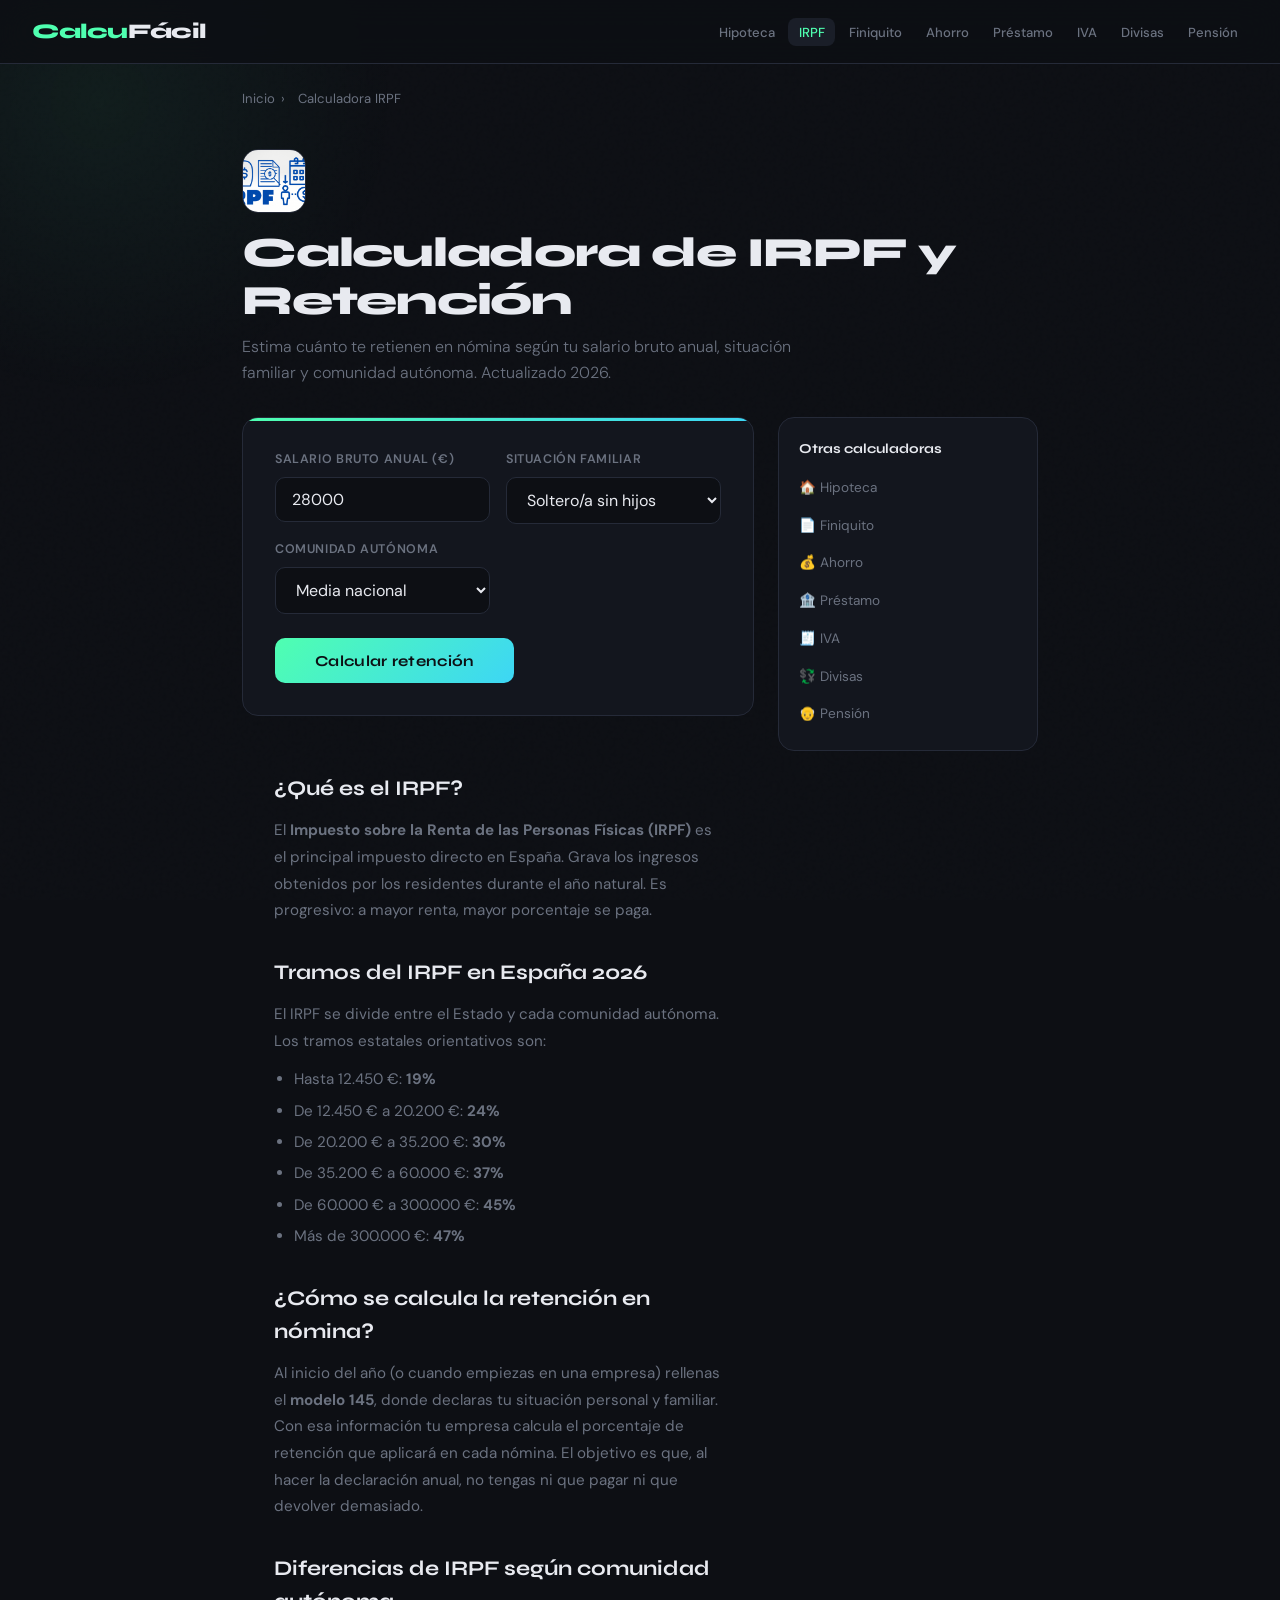
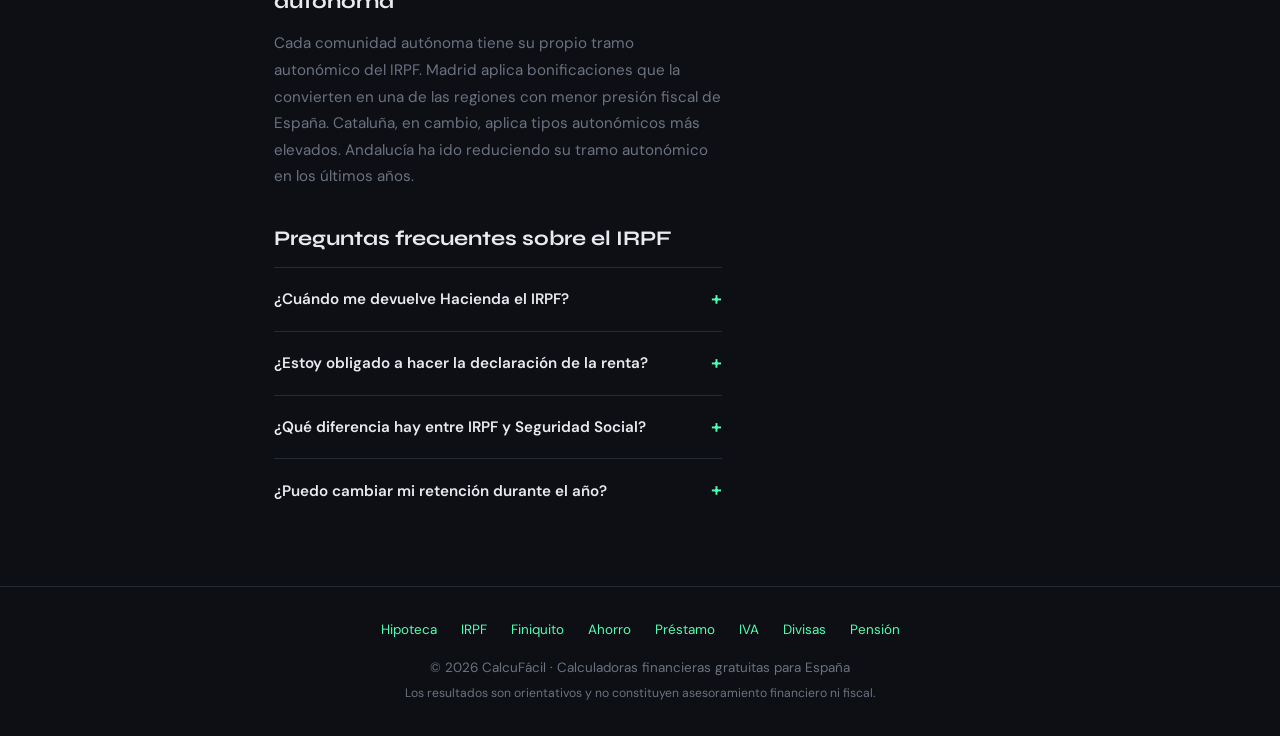
<file: irpf/index.html>
<!DOCTYPE html>
<html lang="es">
<head>
  <meta charset="UTF-8" />
  <meta name="viewport" content="width=device-width, initial-scale=1.0" />
  <title>Calculadora IRPF y Retención Nómina 2026 Gratis | CalcuFácil</title>
  <meta name="description" content="Calcula tu retención de IRPF en nómina según tu salario bruto anual y situación familiar. Resultado inmediato para 2026. Tramos actualizados." />
  <meta name="keywords" content="calculadora IRPF 2026, retención nómina, cuánto me retienen, salario neto bruto, tipo retención IRPF, tramos IRPF España 2026" />
  <meta name="robots" content="index, follow" />
  <meta name="author" content="CalcuFácil" />
  <meta name="language" content="es" />
  <meta name="geo.region" content="ES" />
  <link rel="canonical" href="https://www.calcufacil.es/irpf/" />
  <meta property="og:title" content="Calculadora IRPF y Retención Nómina 2026 Gratis | CalcuFácil" />
  <meta property="og:description" content="Calcula tu retención de IRPF en nómina según tu salario bruto anual y situación familiar. Resultado inmediato para 2026. Tramos actualizados." />
  <meta property="og:type" content="website" />
  <meta property="og:url" content="https://www.calcufacil.es/irpf/" />
  <meta property="og:locale" content="es_ES" />
  <meta property="og:site_name" content="CalcuFácil" />
  <meta name="twitter:card" content="summary" />
  <meta name="twitter:title" content="Calculadora IRPF y Retención Nómina 2026 Gratis | CalcuFácil" />
  <meta name="twitter:description" content="Calcula tu retención de IRPF en nómina según tu salario bruto anual y situación familiar. Resultado inmediato para 2026. Tramos actualizados." />
  <link rel="preconnect" href="https://fonts.googleapis.com" />
  <link href="https://fonts.googleapis.com/css2?family=Syne:wght@400;600;700;800&family=DM+Sans:wght@300;400;500;700&display=swap" rel="stylesheet" />
  <link rel="stylesheet" href="../css/style.css" />
  <script type="application/ld+json">
  {"@context":"https://schema.org","@type":"WebApplication","name":"Calculadora de IRPF","url":"https://www.calcufacil.es/irpf/","description":"Calcula tu retención IRPF en nómina para 2026","applicationCategory":"FinanceApplication","operatingSystem":"Web","offers":{"@type":"Offer","price":"0","priceCurrency":"EUR"},"inLanguage":"es"}
  </script>
  <script type="application/ld+json">{"@context":"https://schema.org","@type":"FAQPage","mainEntity":[{"@type":"Question","name":"¿Cuándo me devuelve Hacienda el IRPF?","acceptedAnswer":{"@type":"Answer","text":"Si en la declaración de la renta (campaña de abril a junio) has pagado más de lo que te correspondía, Hacienda te devuelve la diferencia. Si has pagado menos, debes ingresar la diferencia."}},{"@type":"Question","name":"¿Estoy obligado a hacer la declaración de la renta?","acceptedAnswer":{"@type":"Answer","text":"En general sí si tu salario supera los 22.000 euros anuales con un solo pagador, o los 15.000 euros con dos o más pagadores. Aunque no estés obligado, puede ser conveniente si te resulta a devolver."}},{"@type":"Question","name":"¿Qué diferencia hay entre IRPF y Seguridad Social?","acceptedAnswer":{"@type":"Answer","text":"Son conceptos distintos. El IRPF es un impuesto estatal sobre tus ingresos. La Seguridad Social es una cotización que financia pensiones, desempleo y sanidad. Ambos se descuentan de tu nómina bruta pero son independientes."}},{"@type":"Question","name":"¿Puedo cambiar mi retención durante el año?","acceptedAnswer":{"@type":"Answer","text":"Sí, puedes presentar un nuevo modelo 145 a tu empresa cuando cambie tu situación personal o familiar. La empresa recalculará tu retención a partir de ese momento."}}]}</script>
  <link rel="icon" type="image/x-icon" href="/favicon.ico">
  <link rel="icon" type="image/png" sizes="192x192" href="../favicon-192.png">
  <link rel="icon" type="image/png" sizes="512x512" href="../favicon-512.png">
  <link rel="apple-touch-icon" href="../apple-touch-icon.png">
</head>
<body>
<nav>
  <a class="nav-logo" href="../" aria-label="CalcuFácil inicio">Calcu<span>Fácil</span></a>
  <button class="nav-toggle" id="navToggle" aria-label="Abrir menú">☰</button>
  <ul class="nav-links" id="navLinks">
    <li><a href="../hipoteca/">Hipoteca</a></li>
    <li><a href="../irpf/" class="active">IRPF</a></li>
    <li><a href="../finiquito/">Finiquito</a></li>
    <li><a href="../ahorro/">Ahorro</a></li>
    <li><a href="../prestamo/">Préstamo</a></li>
    <li><a href="../iva/">IVA</a></li>
    <li><a href="../divisas/">Divisas</a></li>
    <li><a href="../pension/">Pensión</a></li>
    </ul>
</nav>
<div class="breadcrumb"><a href="../">Inicio</a><span>›</span><span>Calculadora IRPF</span></div>
<div class="page-hero">
  <div class="page-hero-icon"><img src="../imagenes/iconos/irpf.png" alt="Calculadora IRPF" width="64" height="64" loading="eager" /></div>
  <h1>Calculadora de IRPF y Retención</h1>
  <p>Estima cuánto te retienen en nómina según tu salario bruto anual, situación familiar y comunidad autónoma. Actualizado 2026.</p>
</div>
<div class="ad-banner"><div class="ad-slot">Publicidad</div></div>
<div class="calc-layout">
  <div class="calc-main">
    <div class="calc-card">
      <div class="form-grid">
        <div class="form-group"><label>Salario bruto anual (€)</label><input type="number" id="irpf-salario" placeholder="28000" value="28000" min="0" /></div>
        <div class="form-group"><label>Situación familiar</label>
          <select id="irpf-situacion">
            <option value="soltero">Soltero/a sin hijos</option>
            <option value="casado">Casado/a sin hijos</option>
            <option value="hijo1">Con 1 hijo</option>
            <option value="hijo2">Con 2 hijos</option>
            <option value="hijo3">Con 3 o más hijos</option>
          </select></div>
        <div class="form-group"><label>Comunidad Autónoma</label>
          <select id="irpf-ccaa">
            <option value="general">Media nacional</option>
            <option value="madrid">Madrid (bonificada)</option>
            <option value="cataluna">Cataluña (elevada)</option>
            <option value="andalucia">Andalucía</option>
          </select></div>
      </div>
      <button class="calc-btn" onclick="calcIRPF()">Calcular retención</button>
      <div class="result-box" id="res-irpf">
        <div class="result-title">Resultado estimado</div>
        <div class="results-grid">
          <div><div class="result-label">Retención (%)</div><div class="result-value big" id="irpf-pct">—</div></div>
          <div><div class="result-label">Retención anual</div><div class="result-value" id="irpf-anual">—</div></div>
          <div><div class="result-label">Retención mensual</div><div class="result-value" id="irpf-mensual">—</div></div>
          <div><div class="result-label">Neto mensual aprox.</div><div class="result-value" id="irpf-neto">—</div></div>
        </div>
        <div class="result-note">⚠️ Estimación orientativa. La retención exacta la calcula tu empresa con el modelo 145. No incluye cotizaciones a la Seguridad Social (~6,35% del bruto).</div>
      </div>
    </div>
    <div class="ad-slot">Publicidad</div>
    <article class="seo-article">
      <h2>¿Qué es el IRPF?</h2>
      <p>El <strong>Impuesto sobre la Renta de las Personas Físicas (IRPF)</strong> es el principal impuesto directo en España. Grava los ingresos obtenidos por los residentes durante el año natural. Es progresivo: a mayor renta, mayor porcentaje se paga.</p>
      <h2>Tramos del IRPF en España 2026</h2>
      <p>El IRPF se divide entre el Estado y cada comunidad autónoma. Los tramos estatales orientativos son:</p>
      <ul>
        <li>Hasta 12.450 €: <strong>19%</strong></li>
        <li>De 12.450 € a 20.200 €: <strong>24%</strong></li>
        <li>De 20.200 € a 35.200 €: <strong>30%</strong></li>
        <li>De 35.200 € a 60.000 €: <strong>37%</strong></li>
        <li>De 60.000 € a 300.000 €: <strong>45%</strong></li>
        <li>Más de 300.000 €: <strong>47%</strong></li>
      </ul>
      <h2>¿Cómo se calcula la retención en nómina?</h2>
      <p>Al inicio del año (o cuando empiezas en una empresa) rellenas el <strong>modelo 145</strong>, donde declaras tu situación personal y familiar. Con esa información tu empresa calcula el porcentaje de retención que aplicará en cada nómina. El objetivo es que, al hacer la declaración anual, no tengas ni que pagar ni que devolver demasiado.</p>
      <h2>Diferencias de IRPF según comunidad autónoma</h2>
      <p>Cada comunidad autónoma tiene su propio tramo autonómico del IRPF. Madrid aplica bonificaciones que la convierten en una de las regiones con menor presión fiscal de España. Cataluña, en cambio, aplica tipos autonómicos más elevados. Andalucía ha ido reduciendo su tramo autonómico en los últimos años.</p>
      <h2>Preguntas frecuentes sobre el IRPF</h2>
      <details class="faq-item"><summary>¿Cuándo me devuelve Hacienda el IRPF?</summary><p>Si en la declaración de la renta (campaña de abril a junio) has pagado más de lo que te correspondía, Hacienda te devuelve la diferencia. Si has pagado menos, debes ingresar la diferencia.</p></details><details class="faq-item"><summary>¿Estoy obligado a hacer la declaración de la renta?</summary><p>En general sí si tu salario supera los 22.000 euros anuales con un solo pagador, o los 15.000 euros con dos o más pagadores. Aunque no estés obligado, puede ser conveniente si te resulta a devolver.</p></details><details class="faq-item"><summary>¿Qué diferencia hay entre IRPF y Seguridad Social?</summary><p>Son conceptos distintos. El IRPF es un impuesto estatal sobre tus ingresos. La Seguridad Social es una cotización que financia pensiones, desempleo y sanidad. Ambos se descuentan de tu nómina bruta pero son independientes.</p></details><details class="faq-item"><summary>¿Puedo cambiar mi retención durante el año?</summary><p>Sí, puedes presentar un nuevo modelo 145 a tu empresa cuando cambie tu situación personal o familiar. La empresa recalculará tu retención a partir de ese momento.</p></details>
    </article>
  </div>
  <aside class="calc-sidebar">
    <div class="ad-slot-sq">Publicidad</div>
    <div class="sidebar-card">
      <h3>Otras calculadoras</h3>
      <ul class="sidebar-links">
        <li><a href="../hipoteca/">🏠 Hipoteca</a></li>
        <li><a href="../finiquito/">📄 Finiquito</a></li>
        <li><a href="../ahorro/">💰 Ahorro</a></li>
        <li><a href="../prestamo/">🏦 Préstamo</a></li>
        <li><a href="../iva/">🧾 IVA</a></li>
        <li><a href="../divisas/">💱 Divisas</a></li>
        <li><a href="../pension/">👴 Pensión</a></li>
        </ul>
    </div>
  </aside>
</div>
<footer>
  <div class="footer-links"><a href="/hipoteca/">Hipoteca</a><a href="/irpf/">IRPF</a><a href="/finiquito/">Finiquito</a><a href="/ahorro/">Ahorro</a><a href="/prestamo/">Préstamo</a><a href="/iva/">IVA</a><a href="/divisas/">Divisas</a><a href="/pension/">Pensión</a></div>
  <p>© 2026 CalcuFácil · Calculadoras financieras gratuitas para España</p>
  <p style="margin-top:0.4rem;font-size:0.76rem;">Los resultados son orientativos y no constituyen asesoramiento financiero ni fiscal.</p>
</footer>
<script src="../js/utils.js"></script>
<script>
function calcIRPF() {
  const bruto = parseFloat(document.getElementById('irpf-salario').value);
  const sit   = document.getElementById('irpf-situacion').value;
  const ccaa  = document.getElementById('irpf-ccaa').value;
  if (!bruto) return;
  let pct;
  if      (bruto <= 12450)  pct = 19;
  else if (bruto <= 20200)  pct = 24;
  else if (bruto <= 35200)  pct = 30;
  else if (bruto <= 60000)  pct = 37;
  else if (bruto <= 300000) pct = 45;
  else                       pct = 47;
  const red = {soltero:0,casado:-1,hijo1:-2,hijo2:-3.5,hijo3:-5};
  pct = Math.max(0, pct + (red[sit]||0));
  if (ccaa==='madrid') pct=Math.max(0,pct-1.5);
  if (ccaa==='cataluna') pct=Math.min(pct+1.5,50);
  const ra=bruto*pct/100, rm=ra/12, ss=bruto*0.0635/12, neto=bruto/12-rm-ss;
  document.getElementById('irpf-pct').textContent=fmtP(pct);
  document.getElementById('irpf-anual').textContent=fmtE(ra);
  document.getElementById('irpf-mensual').textContent=fmtE(rm);
  document.getElementById('irpf-neto').textContent=fmtE(neto);
  document.getElementById('res-irpf').classList.add('visible');
}
</script>
</body></html>
</file>
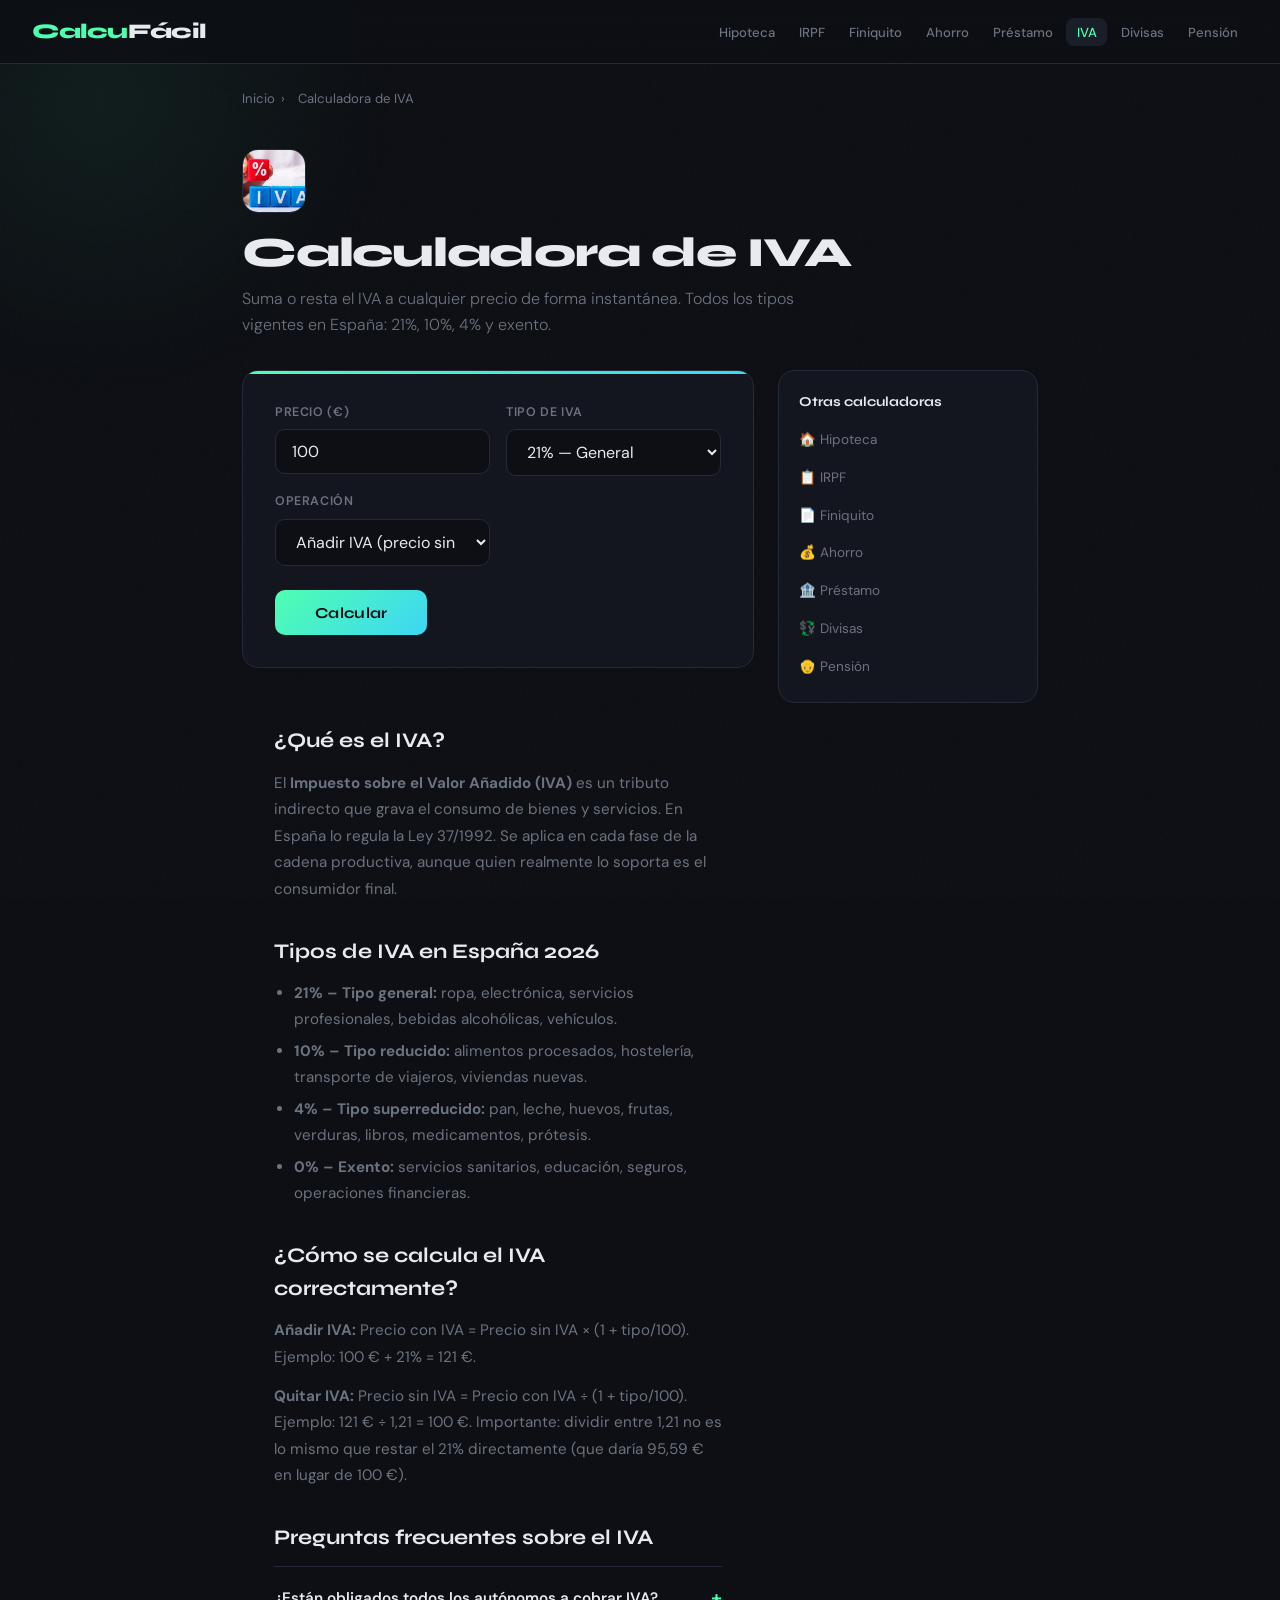
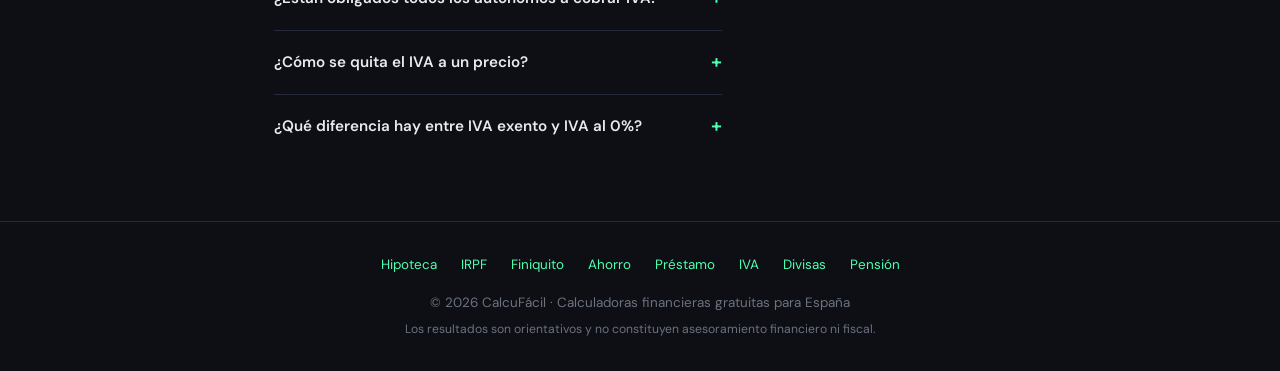
<file: iva/index.html>
<!DOCTYPE html>
<html lang="es">
<head>
  <meta charset="UTF-8" />
  <meta name="viewport" content="width=device-width, initial-scale=1.0" />
  <title>Calculadora de IVA 2026 – Sumar y Quitar IVA al Instante | CalcuFácil</title>
  <meta name="description" content="Calcula el IVA de cualquier precio al instante. Suma o resta IVA con tipos del 21%, 10% y 4%. Gratis y sin registro. Actualizado 2026." />
  <meta name="keywords" content="calculadora iva, calcular iva, sumar iva precio, quitar iva precio, precio sin iva, precio con iva, iva 21 por ciento, iva 10 reducido, iva superreducido 4" />
  <meta name="robots" content="index, follow" />
  <meta name="author" content="CalcuFácil" />
  <meta name="language" content="es" />
  <meta name="geo.region" content="ES" />
  <link rel="canonical" href="https://www.calcufacil.es/iva/" />
  <meta property="og:title" content="Calculadora de IVA 2026 – Sumar y Quitar IVA al Instante | CalcuFácil" />
  <meta property="og:description" content="Calcula el IVA de cualquier precio al instante. Suma o resta IVA con tipos del 21%, 10% y 4%. Gratis y sin registro. Actualizado 2026." />
  <meta property="og:type" content="website" />
  <meta property="og:url" content="https://www.calcufacil.es/iva/" />
  <meta property="og:locale" content="es_ES" />
  <meta property="og:site_name" content="CalcuFácil" />
  <meta name="twitter:card" content="summary" />
  <meta name="twitter:title" content="Calculadora de IVA 2026 – Sumar y Quitar IVA al Instante | CalcuFácil" />
  <meta name="twitter:description" content="Calcula el IVA de cualquier precio al instante. Suma o resta IVA con tipos del 21%, 10% y 4%. Gratis y sin registro. Actualizado 2026." />
  <link rel="preconnect" href="https://fonts.googleapis.com" />
  <link href="https://fonts.googleapis.com/css2?family=Syne:wght@400;600;700;800&family=DM+Sans:wght@300;400;500;700&display=swap" rel="stylesheet" />
  <link rel="stylesheet" href="../css/style.css" />
  <script type="application/ld+json">
  {"@context":"https://schema.org","@type":"WebApplication","name":"Calculadora de IVA","url":"https://www.calcufacil.es/iva/","description":"Suma o resta el IVA a cualquier precio al instante","applicationCategory":"FinanceApplication","operatingSystem":"Web","offers":{"@type":"Offer","price":"0","priceCurrency":"EUR"},"inLanguage":"es"}
  </script>
  <script type="application/ld+json">{"@context":"https://schema.org","@type":"FAQPage","mainEntity":[{"@type":"Question","name":"¿Están obligados todos los autónomos a cobrar IVA?","acceptedAnswer":{"@type":"Answer","text":"No todos. Los autónomos en régimen de recargo de equivalencia o que realizan actividades exentas no repercuten IVA. La mayoría sí deben repercutirlo y declararlo trimestralmente en el modelo 303."}},{"@type":"Question","name":"¿Cómo se quita el IVA a un precio?","acceptedAnswer":{"@type":"Answer","text":"Para quitar el IVA a un precio que ya lo incluye debes dividir entre 1 más el tipo decimal. Por ejemplo para quitar el 21%: precio con IVA dividido entre 1,21. No es lo mismo que restar el 21%."}},{"@type":"Question","name":"¿Qué diferencia hay entre IVA exento y IVA al 0%?","acceptedAnswer":{"@type":"Answer","text":"Las operaciones exentas no generan derecho a deducir el IVA soportado. Las operaciones al tipo 0% sí generan ese derecho. Aunque el resultado para el consumidor final sea el mismo el tratamiento contable es diferente."}}]}</script>
  <link rel="icon" type="image/x-icon" href="../favicon.ico">
  <link rel="icon" type="image/png" sizes="192x192" href="../favicon-192.png">
  <link rel="icon" type="image/png" sizes="512x512" href="../favicon-512.png">
  <link rel="apple-touch-icon" href="../apple-touch-icon.png">
</head>
<body>
<nav>
  <a class="nav-logo" href="../" aria-label="CalcuFácil inicio">Calcu<span>Fácil</span></a>
  <button class="nav-toggle" id="navToggle" aria-label="Abrir menú">☰</button>
  <ul class="nav-links" id="navLinks">
    <li><a href="../hipoteca/">Hipoteca</a></li>
    <li><a href="../irpf/">IRPF</a></li>
    <li><a href="../finiquito/">Finiquito</a></li>
    <li><a href="../ahorro/">Ahorro</a></li>
    <li><a href="../prestamo/">Préstamo</a></li>
    <li><a href="../iva/" class="active">IVA</a></li>
    <li><a href="../divisas/">Divisas</a></li>
    <li><a href="../pension/">Pensión</a></li>
    </ul>
</nav>
<div class="breadcrumb"><a href="../">Inicio</a><span>›</span><span>Calculadora de IVA</span></div>
<div class="page-hero">
  <div class="page-hero-icon"><img src="../imagenes/iconos/iva.jpg" alt="Calculadora IVA" width="64" height="64" loading="eager" /></div>
  <h1>Calculadora de IVA</h1>
  <p>Suma o resta el IVA a cualquier precio de forma instantánea. Todos los tipos vigentes en España: 21%, 10%, 4% y exento.</p>
</div>
<div class="ad-banner"><div class="ad-slot">Publicidad</div></div>
<div class="calc-layout">
  <div class="calc-main">
    <div class="calc-card">
      <div class="form-grid">
        <div class="form-group"><label>Precio (€)</label><input type="number" id="iva-precio" placeholder="100" value="100" min="0" step="0.01" /></div>
        <div class="form-group"><label>Tipo de IVA</label>
          <select id="iva-tipo">
            <option value="21">21% — General</option>
            <option value="10">10% — Reducido</option>
            <option value="4">4% — Superreducido</option>
            <option value="0">0% — Exento</option>
          </select></div>
        <div class="form-group"><label>Operación</label>
          <select id="iva-operacion">
            <option value="anadir">Añadir IVA (precio sin IVA → con IVA)</option>
            <option value="quitar">Quitar IVA (precio con IVA → sin IVA)</option>
          </select></div>
      </div>
      <button class="calc-btn" onclick="calcIVA()">Calcular</button>
      <div class="result-box" id="res-iva">
        <div class="result-title">Resultado</div>
        <div class="results-grid">
          <div><div class="result-label">Precio sin IVA</div><div class="result-value" id="iva-sin">—</div></div>
          <div><div class="result-label">Importe del IVA</div><div class="result-value" id="iva-importe">—</div></div>
          <div><div class="result-label">Precio con IVA</div><div class="result-value big" id="iva-con">—</div></div>
        </div>
      </div>
    </div>
    <div class="ad-slot">Publicidad</div>
    <article class="seo-article">
      <h2>¿Qué es el IVA?</h2>
      <p>El <strong>Impuesto sobre el Valor Añadido (IVA)</strong> es un tributo indirecto que grava el consumo de bienes y servicios. En España lo regula la Ley 37/1992. Se aplica en cada fase de la cadena productiva, aunque quien realmente lo soporta es el consumidor final.</p>
      <h2>Tipos de IVA en España 2026</h2>
      <ul>
        <li><strong>21% – Tipo general:</strong> ropa, electrónica, servicios profesionales, bebidas alcohólicas, vehículos.</li>
        <li><strong>10% – Tipo reducido:</strong> alimentos procesados, hostelería, transporte de viajeros, viviendas nuevas.</li>
        <li><strong>4% – Tipo superreducido:</strong> pan, leche, huevos, frutas, verduras, libros, medicamentos, prótesis.</li>
        <li><strong>0% – Exento:</strong> servicios sanitarios, educación, seguros, operaciones financieras.</li>
      </ul>
      <h2>¿Cómo se calcula el IVA correctamente?</h2>
      <p><strong>Añadir IVA:</strong> Precio con IVA = Precio sin IVA × (1 + tipo/100). Ejemplo: 100 € + 21% = 121 €.</p>
      <p><strong>Quitar IVA:</strong> Precio sin IVA = Precio con IVA ÷ (1 + tipo/100). Ejemplo: 121 € ÷ 1,21 = 100 €. Importante: dividir entre 1,21 no es lo mismo que restar el 21% directamente (que daría 95,59 € en lugar de 100 €).</p>
      <h2>Preguntas frecuentes sobre el IVA</h2>
      <details class="faq-item"><summary>¿Están obligados todos los autónomos a cobrar IVA?</summary><p>No todos. Los autónomos en régimen de recargo de equivalencia o que realizan actividades exentas no repercuten IVA. La mayoría sí deben repercutirlo y declararlo trimestralmente en el modelo 303.</p></details><details class="faq-item"><summary>¿Cómo se quita el IVA a un precio?</summary><p>Para quitar el IVA a un precio que ya lo incluye debes dividir entre 1 más el tipo decimal. Por ejemplo para quitar el 21%: precio con IVA dividido entre 1,21. No es lo mismo que restar el 21%.</p></details><details class="faq-item"><summary>¿Qué diferencia hay entre IVA exento y IVA al 0%?</summary><p>Las operaciones exentas no generan derecho a deducir el IVA soportado. Las operaciones al tipo 0% sí generan ese derecho. Aunque el resultado para el consumidor final sea el mismo el tratamiento contable es diferente.</p></details>
    </article>
  </div>
  <aside class="calc-sidebar">
    <div class="ad-slot-sq">Publicidad</div>
    <div class="sidebar-card">
      <h3>Otras calculadoras</h3>
      <ul class="sidebar-links">
        <li><a href="../hipoteca/">🏠 Hipoteca</a></li>
        <li><a href="../irpf/">📋 IRPF</a></li>
        <li><a href="../finiquito/">📄 Finiquito</a></li>
        <li><a href="../ahorro/">💰 Ahorro</a></li>
        <li><a href="../prestamo/">🏦 Préstamo</a></li>
        <li><a href="../divisas/">💱 Divisas</a></li>
        <li><a href="../pension/">👴 Pensión</a></li>
        </ul>
    </div>
  </aside>
</div>
<footer>
  <div class="footer-links"><a href="/hipoteca/">Hipoteca</a><a href="/irpf/">IRPF</a><a href="/finiquito/">Finiquito</a><a href="/ahorro/">Ahorro</a><a href="/prestamo/">Préstamo</a><a href="/iva/">IVA</a><a href="/divisas/">Divisas</a><a href="/pension/">Pensión</a></div>
  <p>© 2026 CalcuFácil · Calculadoras financieras gratuitas para España</p>
  <p style="margin-top:0.4rem;font-size:0.76rem;">Los resultados son orientativos y no constituyen asesoramiento financiero ni fiscal.</p>
</footer>
<script src="../js/utils.js"></script>
<script>
function calcIVA() {
  const precio=parseFloat(document.getElementById('iva-precio').value);
  const tipo=parseFloat(document.getElementById('iva-tipo').value)/100;
  const op=document.getElementById('iva-operacion').value;
  if(isNaN(precio)) return;
  let sin,con,imp;
  if(op==='anadir'){sin=precio;imp=precio*tipo;con=precio+imp;}
  else{con=precio;sin=precio/(1+tipo);imp=con-sin;}
  document.getElementById('iva-sin').textContent=fmtE(sin);
  document.getElementById('iva-importe').textContent=fmtE(imp);
  document.getElementById('iva-con').textContent=fmtE(con);
  document.getElementById('res-iva').classList.add('visible');
}
</script>
</body></html>
</file>
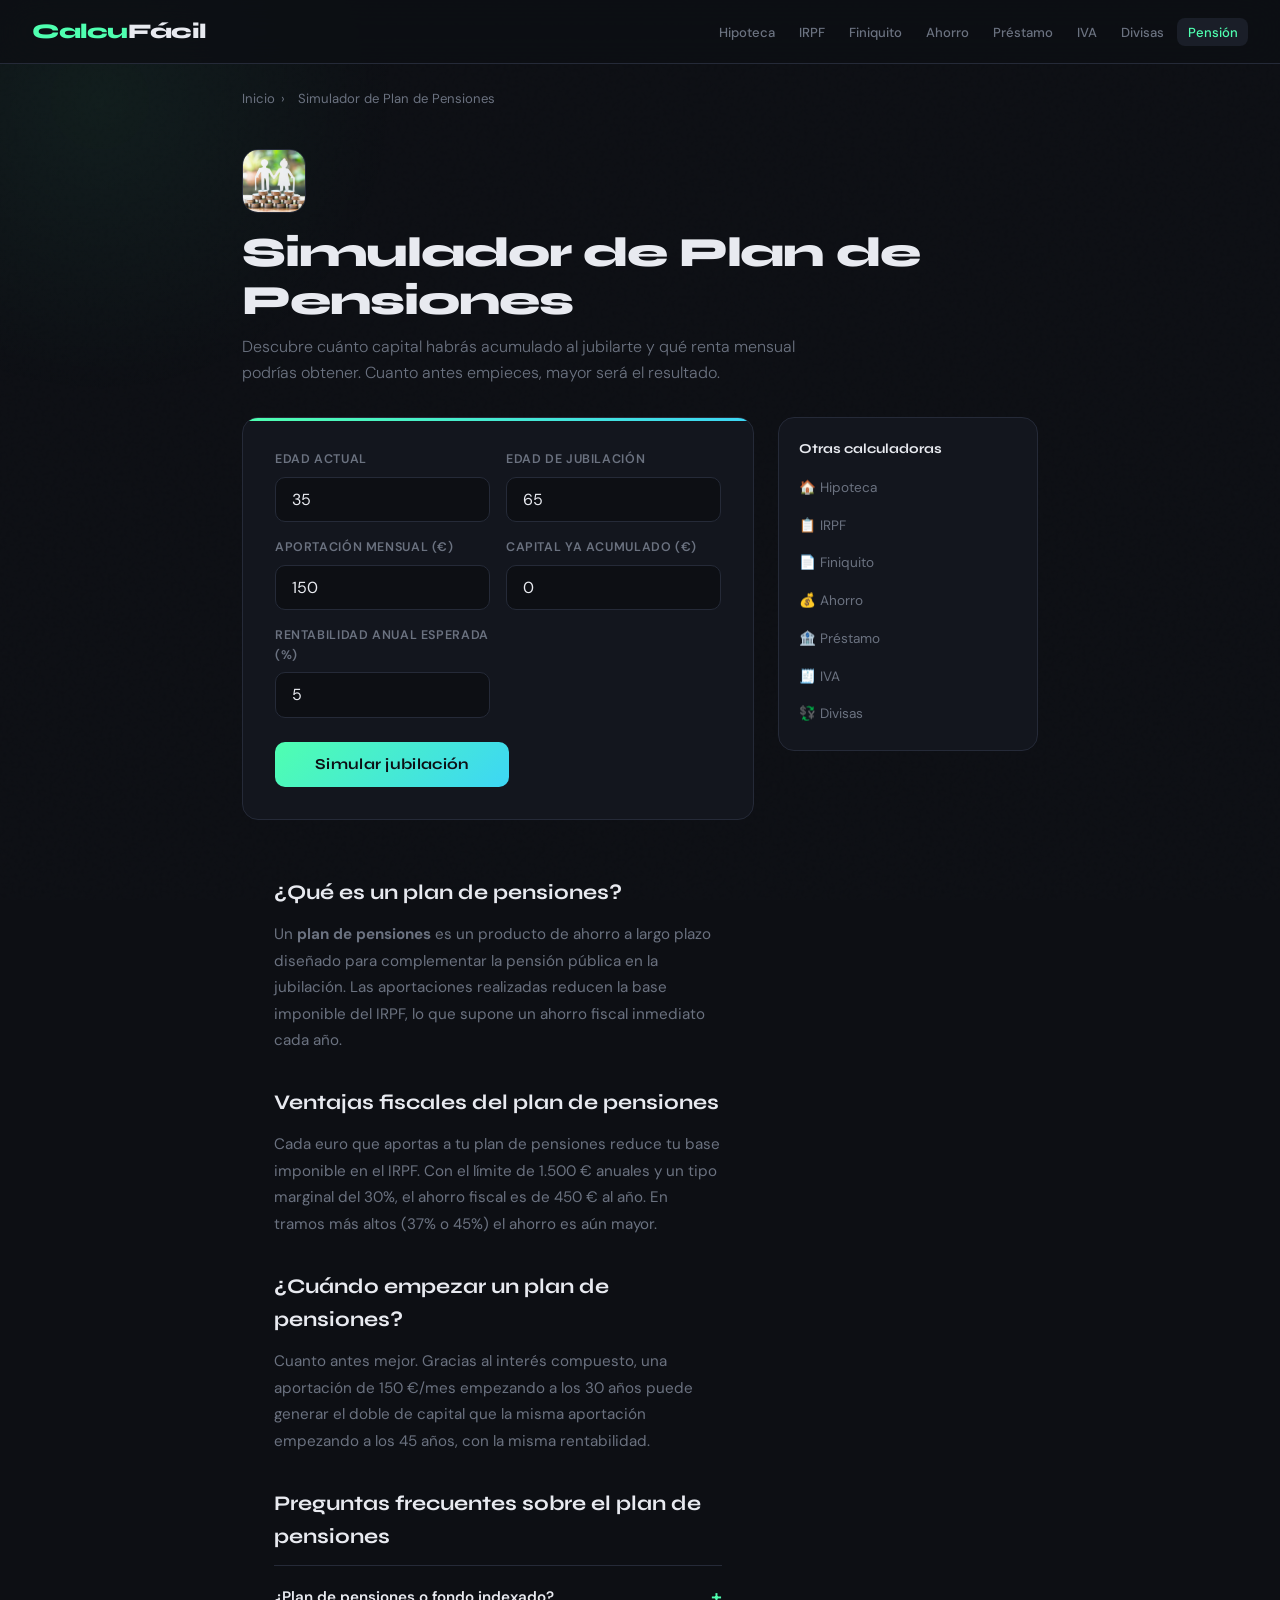
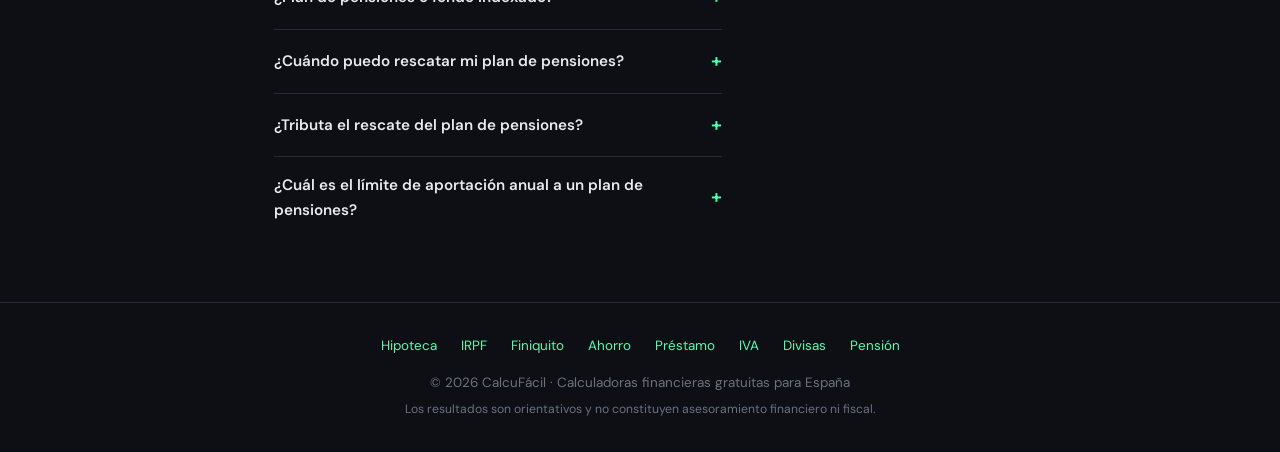
<file: pension/index.html>
<!DOCTYPE html>
<html lang="es">
<head>
  <meta charset="UTF-8" />
  <meta name="viewport" content="width=device-width, initial-scale=1.0" />
  <title>Calculadora Plan de Pensiones 2026 – Simula tu Jubilación | CalcuFácil</title>
  <meta name="description" content="Simula cuánto capital acumularás en tu plan de pensiones al jubilarte. Calcula tu renta mensual estimada con interés compuesto. Gratis y sin registro." />
  <meta name="keywords" content="calculadora plan de pensiones, simulador jubilación, cuánto ahorrar para jubilación, plan de pensiones rentabilidad, pensión privada complementaria, capital jubilación" />
  <meta name="robots" content="index, follow" />
  <meta name="author" content="CalcuFácil" />
  <meta name="language" content="es" />
  <meta name="geo.region" content="ES" />
  <link rel="canonical" href="https://www.calcufacil.es/pension/" />
  <meta property="og:title" content="Calculadora Plan de Pensiones 2026 – Simula tu Jubilación | CalcuFácil" />
  <meta property="og:description" content="Simula cuánto capital acumularás en tu plan de pensiones al jubilarte. Calcula tu renta mensual estimada con interés compuesto. Gratis y sin registro." />
  <meta property="og:type" content="website" />
  <meta property="og:url" content="https://www.calcufacil.es/pension/" />
  <meta property="og:locale" content="es_ES" />
  <meta property="og:site_name" content="CalcuFácil" />
  <meta name="twitter:card" content="summary" />
  <meta name="twitter:title" content="Calculadora Plan de Pensiones 2026 – Simula tu Jubilación | CalcuFácil" />
  <meta name="twitter:description" content="Simula cuánto capital acumularás en tu plan de pensiones al jubilarte. Calcula tu renta mensual estimada con interés compuesto. Gratis y sin registro." />
  <link rel="preconnect" href="https://fonts.googleapis.com" />
  <link href="https://fonts.googleapis.com/css2?family=Syne:wght@400;600;700;800&family=DM+Sans:wght@300;400;500;700&display=swap" rel="stylesheet" />
  <link rel="stylesheet" href="../css/style.css" />
  <script type="application/ld+json">
  {"@context":"https://schema.org","@type":"WebApplication","name":"Simulador de Plan de Pensiones","url":"https://www.calcufacil.es/pension/","description":"Simula el capital acumulado en tu plan de pensiones","applicationCategory":"FinanceApplication","operatingSystem":"Web","offers":{"@type":"Offer","price":"0","priceCurrency":"EUR"},"inLanguage":"es"}
  </script>
  <script type="application/ld+json">{"@context":"https://schema.org","@type":"FAQPage","mainEntity":[{"@type":"Question","name":"¿Plan de pensiones o fondo indexado?","acceptedAnswer":{"@type":"Answer","text":"Depende de tu situación fiscal. Si estás en tramos altos de IRPF el plan de pensiones es muy atractivo por la deducción inmediata. Si prefieres liquidez y flexibilidad un fondo indexado puede ser mejor. Muchos expertos recomiendan combinar ambos."}},{"@type":"Question","name":"¿Cuándo puedo rescatar mi plan de pensiones?","acceptedAnswer":{"@type":"Answer","text":"En la jubilación, invalidez permanente, dependencia severa o fallecimiento. También en paro de larga duración y desde 2025 para aportaciones con más de 10 años de antigüedad."}},{"@type":"Question","name":"¿Tributa el rescate del plan de pensiones?","acceptedAnswer":{"@type":"Answer","text":"Sí. El rescate tributa como rendimiento del trabajo en el IRPF al tipo marginal que corresponda ese año. Es recomendable rescatarlo de forma gradual para minimizar la factura fiscal."}},{"@type":"Question","name":"¿Cuál es el límite de aportación anual a un plan de pensiones?","acceptedAnswer":{"@type":"Answer","text":"El límite general es de 1.500 euros anuales. Este límite se amplía hasta 8.500 euros adicionales si son aportaciones de la empresa al plan del empleado, con un máximo conjunto de 10.000 euros anuales."}}]}</script>
  <link rel="icon" type="image/x-icon" href="../favicon.ico">
  <link rel="icon" type="image/png" sizes="192x192" href="../favicon-192.png">
  <link rel="icon" type="image/png" sizes="512x512" href="../favicon-512.png">
  <link rel="apple-touch-icon" href="../apple-touch-icon.png">
</head>
<body>
<nav>
  <a class="nav-logo" href="../" aria-label="CalcuFácil inicio">Calcu<span>Fácil</span></a>
  <button class="nav-toggle" id="navToggle" aria-label="Abrir menú">☰</button>
  <ul class="nav-links" id="navLinks">
    <li><a href="../hipoteca/">Hipoteca</a></li>
    <li><a href="../irpf/">IRPF</a></li>
    <li><a href="../finiquito/">Finiquito</a></li>
    <li><a href="../ahorro/">Ahorro</a></li>
    <li><a href="../prestamo/">Préstamo</a></li>
    <li><a href="../iva/">IVA</a></li>
    <li><a href="../divisas/">Divisas</a></li>
    <li><a href="../pension/" class="active">Pensión</a></li>
    </ul>
</nav>
<div class="breadcrumb"><a href="../">Inicio</a><span>›</span><span>Simulador de Plan de Pensiones</span></div>
<div class="page-hero">
  <div class="page-hero-icon"><img src="../imagenes/iconos/pension.jpg" alt="Simulador pensiones" width="64" height="64" loading="eager" /></div>
  <h1>Simulador de Plan de Pensiones</h1>
  <p>Descubre cuánto capital habrás acumulado al jubilarte y qué renta mensual podrías obtener. Cuanto antes empieces, mayor será el resultado.</p>
</div>
<div class="ad-banner"><div class="ad-slot">Publicidad</div></div>
<div class="calc-layout">
  <div class="calc-main">
    <div class="calc-card">
      <div class="form-grid">
        <div class="form-group"><label>Edad actual</label><input type="number" id="pen-edad" placeholder="35" value="35" min="18" max="65" /></div>
        <div class="form-group"><label>Edad de jubilación</label><input type="number" id="pen-jubilacion" placeholder="65" value="65" min="50" max="70" /></div>
        <div class="form-group"><label>Aportación mensual (€)</label><input type="number" id="pen-aportacion" placeholder="150" value="150" min="0" /></div>
        <div class="form-group"><label>Capital ya acumulado (€)</label><input type="number" id="pen-acumulado" placeholder="0" value="0" min="0" /></div>
        <div class="form-group"><label>Rentabilidad anual esperada (%)</label><input type="number" id="pen-rentabilidad" placeholder="5" value="5" step="0.1" min="0" /></div>
      </div>
      <button class="calc-btn" onclick="calcPension()">Simular jubilación</button>
      <div class="result-box" id="res-pension">
        <div class="result-title">Resultado al jubilarte</div>
        <div class="results-grid">
          <div><div class="result-label">Capital acumulado</div><div class="result-value big" id="pen-capital">—</div></div>
          <div><div class="result-label">Total aportado</div><div class="result-value" id="pen-aportado">—</div></div>
          <div><div class="result-label">Ganancias por rentabilidad</div><div class="result-value" id="pen-ganancias">—</div></div>
          <div><div class="result-label">Renta mensual est. (20 años)</div><div class="result-value" id="pen-renta">—</div></div>
        </div>
        <div class="result-note">⚠️ Simulación con interés compuesto mensual. La rentabilidad real puede variar. No incluye deducciones fiscales en IRPF, inflación ni comisiones de gestión del plan.</div>
      </div>
    </div>
    <div class="ad-slot">Publicidad</div>
    <article class="seo-article">
      <h2>¿Qué es un plan de pensiones?</h2>
      <p>Un <strong>plan de pensiones</strong> es un producto de ahorro a largo plazo diseñado para complementar la pensión pública en la jubilación. Las aportaciones realizadas reducen la base imponible del IRPF, lo que supone un ahorro fiscal inmediato cada año.</p>
      <h2>Ventajas fiscales del plan de pensiones</h2>
      <p>Cada euro que aportas a tu plan de pensiones reduce tu base imponible en el IRPF. Con el límite de 1.500 € anuales y un tipo marginal del 30%, el ahorro fiscal es de 450 € al año. En tramos más altos (37% o 45%) el ahorro es aún mayor.</p>
      <h2>¿Cuándo empezar un plan de pensiones?</h2>
      <p>Cuanto antes mejor. Gracias al interés compuesto, una aportación de 150 €/mes empezando a los 30 años puede generar el doble de capital que la misma aportación empezando a los 45 años, con la misma rentabilidad.</p>
      <h2>Preguntas frecuentes sobre el plan de pensiones</h2>
      <details class="faq-item"><summary>¿Plan de pensiones o fondo indexado?</summary><p>Depende de tu situación fiscal. Si estás en tramos altos de IRPF el plan de pensiones es muy atractivo por la deducción inmediata. Si prefieres liquidez y flexibilidad un fondo indexado puede ser mejor. Muchos expertos recomiendan combinar ambos.</p></details><details class="faq-item"><summary>¿Cuándo puedo rescatar mi plan de pensiones?</summary><p>En la jubilación, invalidez permanente, dependencia severa o fallecimiento. También en paro de larga duración y desde 2025 para aportaciones con más de 10 años de antigüedad.</p></details><details class="faq-item"><summary>¿Tributa el rescate del plan de pensiones?</summary><p>Sí. El rescate tributa como rendimiento del trabajo en el IRPF al tipo marginal que corresponda ese año. Es recomendable rescatarlo de forma gradual para minimizar la factura fiscal.</p></details><details class="faq-item"><summary>¿Cuál es el límite de aportación anual a un plan de pensiones?</summary><p>El límite general es de 1.500 euros anuales. Este límite se amplía hasta 8.500 euros adicionales si son aportaciones de la empresa al plan del empleado, con un máximo conjunto de 10.000 euros anuales.</p></details>
    </article>
  </div>
  <aside class="calc-sidebar">
    <div class="ad-slot-sq">Publicidad</div>
    <div class="sidebar-card">
      <h3>Otras calculadoras</h3>
      <ul class="sidebar-links">
        <li><a href="../hipoteca/">🏠 Hipoteca</a></li>
        <li><a href="../irpf/">📋 IRPF</a></li>
        <li><a href="../finiquito/">📄 Finiquito</a></li>
        <li><a href="../ahorro/">💰 Ahorro</a></li>
        <li><a href="../prestamo/">🏦 Préstamo</a></li>
        <li><a href="../iva/">🧾 IVA</a></li>
        <li><a href="../divisas/">💱 Divisas</a></li>
        </ul>
    </div>
  </aside>
</div>
<footer>
  <div class="footer-links"><a href="/hipoteca/">Hipoteca</a><a href="/irpf/">IRPF</a><a href="/finiquito/">Finiquito</a><a href="/ahorro/">Ahorro</a><a href="/prestamo/">Préstamo</a><a href="/iva/">IVA</a><a href="/divisas/">Divisas</a><a href="/pension/">Pensión</a></div>
  <p>© 2026 CalcuFácil · Calculadoras financieras gratuitas para España</p>
  <p style="margin-top:0.4rem;font-size:0.76rem;">Los resultados son orientativos y no constituyen asesoramiento financiero ni fiscal.</p>
</footer>
<script src="../js/utils.js"></script>
<script>
function calcPension() {
  const edad=parseFloat(document.getElementById('pen-edad').value);
  const jub=parseFloat(document.getElementById('pen-jubilacion').value);
  const ap=parseFloat(document.getElementById('pen-aportacion').value)||0;
  const ac=parseFloat(document.getElementById('pen-acumulado').value)||0;
  const r=parseFloat(document.getElementById('pen-rentabilidad').value)/100/12;
  const n=(jub-edad)*12;
  if(jub<=edad||!n) return;
  const cap=r===0?ac+ap*n:ac*Math.pow(1+r,n)+ap*(Math.pow(1+r,n)-1)/r;
  const apt=ac+ap*n, gan=cap-apt, renta=cap/(20*12);
  document.getElementById('pen-capital').textContent=fmtE(cap);
  document.getElementById('pen-aportado').textContent=fmtE(apt);
  document.getElementById('pen-ganancias').textContent=fmtE(gan);
  document.getElementById('pen-renta').textContent=fmtE(renta);
  document.getElementById('res-pension').classList.add('visible');
}
</script>
</body></html>
</file>
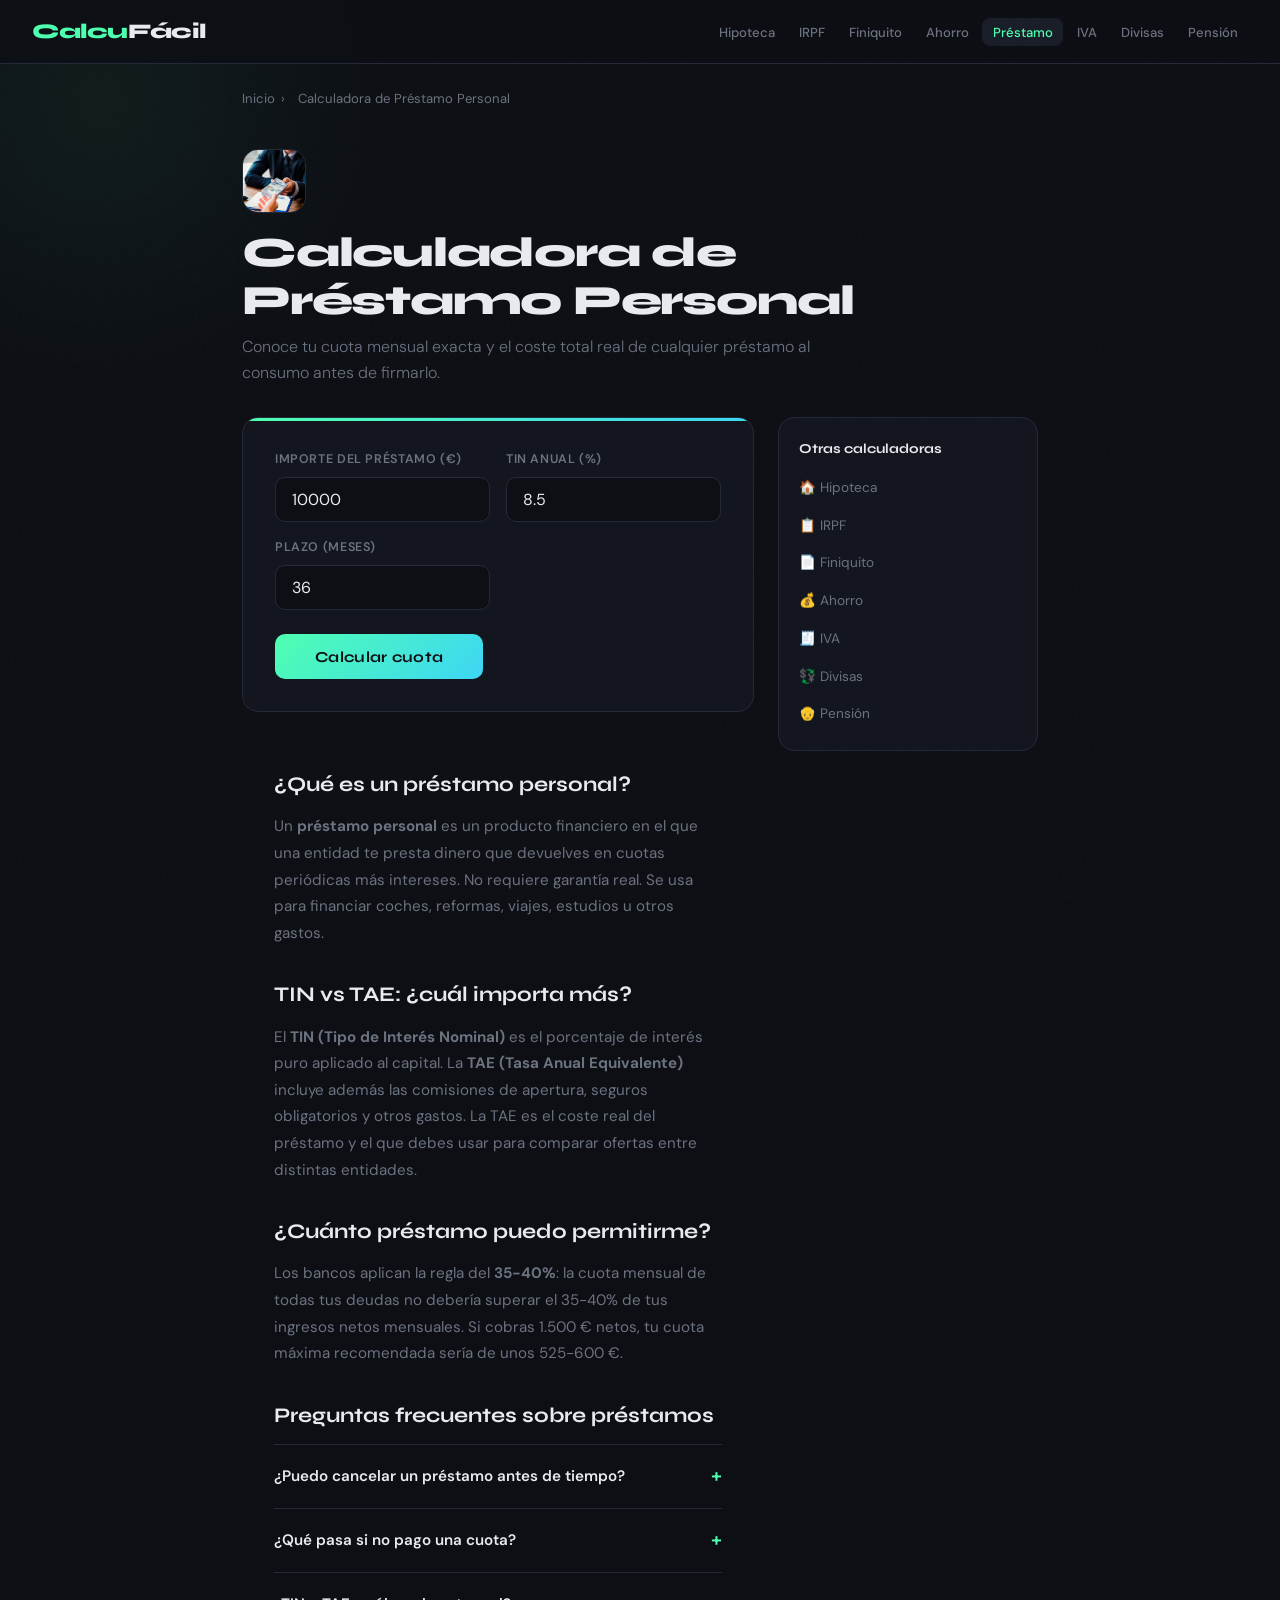
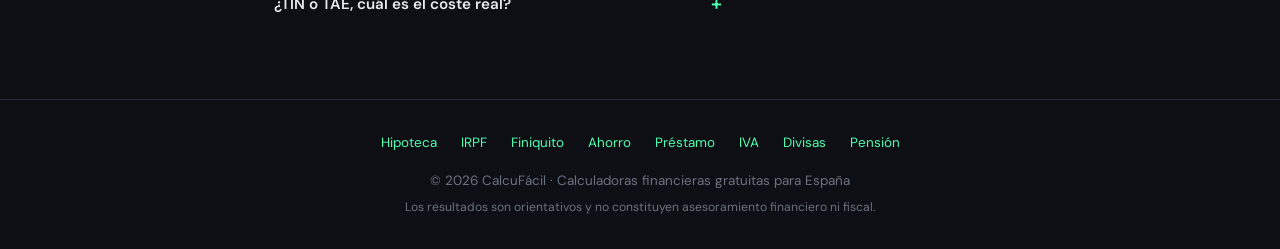
<file: prestamo/index.html>
<!DOCTYPE html>
<html lang="es">
<head>
  <meta charset="UTF-8" />
  <meta name="viewport" content="width=device-width, initial-scale=1.0" />
  <title>Calculadora de Préstamo Personal 2026 – Cuota y Coste Total | CalcuFácil</title>
  <meta name="description" content="Calcula la cuota mensual y el coste total de tu préstamo personal. Introduce el importe, el TIN y el plazo y obtén el resultado al instante. Gratis." />
  <meta name="keywords" content="calculadora préstamo personal, cuota préstamo mensual, simulador préstamo, TIN TAE diferencia, préstamo consumo cuota, coste real préstamo" />
  <meta name="robots" content="index, follow" />
  <meta name="author" content="CalcuFácil" />
  <meta name="language" content="es" />
  <meta name="geo.region" content="ES" />
  <link rel="canonical" href="https://www.calcufacil.es/prestamo/" />
  <meta property="og:title" content="Calculadora de Préstamo Personal 2026 – Cuota y Coste Total | CalcuFácil" />
  <meta property="og:description" content="Calcula la cuota mensual y el coste total de tu préstamo personal. Introduce el importe, el TIN y el plazo y obtén el resultado al instante. Gratis." />
  <meta property="og:type" content="website" />
  <meta property="og:url" content="https://www.calcufacil.es/prestamo/" />
  <meta property="og:locale" content="es_ES" />
  <meta property="og:site_name" content="CalcuFácil" />
  <meta name="twitter:card" content="summary" />
  <meta name="twitter:title" content="Calculadora de Préstamo Personal 2026 – Cuota y Coste Total | CalcuFácil" />
  <meta name="twitter:description" content="Calcula la cuota mensual y el coste total de tu préstamo personal. Introduce el importe, el TIN y el plazo y obtén el resultado al instante. Gratis." />
  <link rel="preconnect" href="https://fonts.googleapis.com" />
  <link href="https://fonts.googleapis.com/css2?family=Syne:wght@400;600;700;800&family=DM+Sans:wght@300;400;500;700&display=swap" rel="stylesheet" />
  <link rel="stylesheet" href="../css/style.css" />
  <script type="application/ld+json">
  {"@context":"https://schema.org","@type":"WebApplication","name":"Calculadora de Préstamo Personal","url":"https://www.calcufacil.es/prestamo/","description":"Calcula la cuota mensual de tu préstamo personal","applicationCategory":"FinanceApplication","operatingSystem":"Web","offers":{"@type":"Offer","price":"0","priceCurrency":"EUR"},"inLanguage":"es"}
  </script>
  <script type="application/ld+json">{"@context":"https://schema.org","@type":"FAQPage","mainEntity":[{"@type":"Question","name":"¿Puedo cancelar un préstamo antes de tiempo?","acceptedAnswer":{"@type":"Answer","text":"Sí. La ley permite la cancelación anticipada total o parcial. La comisión máxima es del 1% del capital reembolsado si quedan más de 12 meses, o del 0,5% si quedan menos de 12 meses."}},{"@type":"Question","name":"¿Qué pasa si no pago una cuota?","acceptedAnswer":{"@type":"Answer","text":"Si dejas de pagar la entidad puede cobrarte intereses de demora y tras varios impagos pueden reportarte a ficheros de morosos como ASNEF, lo que dificultará el acceso a futuros créditos."}},{"@type":"Question","name":"¿TIN o TAE, cuál es el coste real?","acceptedAnswer":{"@type":"Answer","text":"La TAE es el indicador real del coste del préstamo porque incluye comisiones y gastos además del tipo de interés nominal. Compara siempre préstamos por TAE y no por TIN."}}]}</script>
  <link rel="icon" type="image/x-icon" href="../favicon.ico">
  <link rel="icon" type="image/png" sizes="192x192" href="../favicon-192.png">
  <link rel="icon" type="image/png" sizes="512x512" href="../favicon-512.png">
  <link rel="apple-touch-icon" href="../apple-touch-icon.png">
</head>
<body>
<nav>
  <a class="nav-logo" href="../" aria-label="CalcuFácil inicio">Calcu<span>Fácil</span></a>
  <button class="nav-toggle" id="navToggle" aria-label="Abrir menú">☰</button>
  <ul class="nav-links" id="navLinks">
    <li><a href="../hipoteca/">Hipoteca</a></li>
    <li><a href="../irpf/">IRPF</a></li>
    <li><a href="../finiquito/">Finiquito</a></li>
    <li><a href="../ahorro/">Ahorro</a></li>
    <li><a href="../prestamo/" class="active">Préstamo</a></li>
    <li><a href="../iva/">IVA</a></li>
    <li><a href="../divisas/">Divisas</a></li>
    <li><a href="../pension/">Pensión</a></li>
    </ul>
</nav>
<div class="breadcrumb"><a href="../">Inicio</a><span>›</span><span>Calculadora de Préstamo Personal</span></div>
<div class="page-hero">
  <div class="page-hero-icon"><img src="../imagenes/iconos/prestamo.jpg" alt="Calculadora préstamo" width="64" height="64" loading="eager" /></div>
  <h1>Calculadora de Préstamo Personal</h1>
  <p>Conoce tu cuota mensual exacta y el coste total real de cualquier préstamo al consumo antes de firmarlo.</p>
</div>
<div class="ad-banner"><div class="ad-slot">Publicidad</div></div>
<div class="calc-layout">
  <div class="calc-main">
    <div class="calc-card">
      <div class="form-grid">
        <div class="form-group"><label>Importe del préstamo (€)</label><input type="number" id="pre-importe" placeholder="10000" value="10000" min="0" /></div>
        <div class="form-group"><label>TIN anual (%)</label><input type="number" id="pre-tin" placeholder="8.5" value="8.5" step="0.01" min="0" /></div>
        <div class="form-group"><label>Plazo (meses)</label><input type="number" id="pre-plazo" placeholder="36" value="36" min="1" max="120" /></div>
      </div>
      <button class="calc-btn" onclick="calcPrestamo()">Calcular cuota</button>
      <div class="result-box" id="res-prestamo">
        <div class="result-title">Resultado</div>
        <div class="results-grid">
          <div><div class="result-label">Cuota mensual</div><div class="result-value big" id="pre-cuota">—</div></div>
          <div><div class="result-label">Total a devolver</div><div class="result-value" id="pre-total">—</div></div>
          <div><div class="result-label">Total intereses</div><div class="result-value" id="pre-intereses">—</div></div>
          <div><div class="result-label">Coste real (%)</div><div class="result-value" id="pre-coste">—</div></div>
        </div>
        <div class="result-note">⚠️ El TIN no incluye comisiones. La TAE puede ser significativamente mayor. Compara siempre por TAE antes de firmar.</div>
      </div>
    </div>
    <div class="ad-slot">Publicidad</div>
    <article class="seo-article">
      <h2>¿Qué es un préstamo personal?</h2>
      <p>Un <strong>préstamo personal</strong> es un producto financiero en el que una entidad te presta dinero que devuelves en cuotas periódicas más intereses. No requiere garantía real. Se usa para financiar coches, reformas, viajes, estudios u otros gastos.</p>
      <h2>TIN vs TAE: ¿cuál importa más?</h2>
      <p>El <strong>TIN (Tipo de Interés Nominal)</strong> es el porcentaje de interés puro aplicado al capital. La <strong>TAE (Tasa Anual Equivalente)</strong> incluye además las comisiones de apertura, seguros obligatorios y otros gastos. La TAE es el coste real del préstamo y el que debes usar para comparar ofertas entre distintas entidades.</p>
      <h2>¿Cuánto préstamo puedo permitirme?</h2>
      <p>Los bancos aplican la regla del <strong>35-40%</strong>: la cuota mensual de todas tus deudas no debería superar el 35-40% de tus ingresos netos mensuales. Si cobras 1.500 € netos, tu cuota máxima recomendada sería de unos 525-600 €.</p>
      <h2>Preguntas frecuentes sobre préstamos</h2>
      <details class="faq-item"><summary>¿Puedo cancelar un préstamo antes de tiempo?</summary><p>Sí. La ley permite la cancelación anticipada total o parcial. La comisión máxima es del 1% del capital reembolsado si quedan más de 12 meses, o del 0,5% si quedan menos de 12 meses.</p></details><details class="faq-item"><summary>¿Qué pasa si no pago una cuota?</summary><p>Si dejas de pagar la entidad puede cobrarte intereses de demora y tras varios impagos pueden reportarte a ficheros de morosos como ASNEF, lo que dificultará el acceso a futuros créditos.</p></details><details class="faq-item"><summary>¿TIN o TAE, cuál es el coste real?</summary><p>La TAE es el indicador real del coste del préstamo porque incluye comisiones y gastos además del tipo de interés nominal. Compara siempre préstamos por TAE y no por TIN.</p></details>
    </article>
  </div>
  <aside class="calc-sidebar">
    <div class="ad-slot-sq">Publicidad</div>
    <div class="sidebar-card">
      <h3>Otras calculadoras</h3>
      <ul class="sidebar-links">
        <li><a href="../hipoteca/">🏠 Hipoteca</a></li>
        <li><a href="../irpf/">📋 IRPF</a></li>
        <li><a href="../finiquito/">📄 Finiquito</a></li>
        <li><a href="../ahorro/">💰 Ahorro</a></li>
        <li><a href="../iva/">🧾 IVA</a></li>
        <li><a href="../divisas/">💱 Divisas</a></li>
        <li><a href="../pension/">👴 Pensión</a></li>
        </ul>
    </div>
  </aside>
</div>
<footer>
  <div class="footer-links"><a href="/hipoteca/">Hipoteca</a><a href="/irpf/">IRPF</a><a href="/finiquito/">Finiquito</a><a href="/ahorro/">Ahorro</a><a href="/prestamo/">Préstamo</a><a href="/iva/">IVA</a><a href="/divisas/">Divisas</a><a href="/pension/">Pensión</a></div>
  <p>© 2026 CalcuFácil · Calculadoras financieras gratuitas para España</p>
  <p style="margin-top:0.4rem;font-size:0.76rem;">Los resultados son orientativos y no constituyen asesoramiento financiero ni fiscal.</p>
</footer>
<script src="../js/utils.js"></script>
<script>
function calcPrestamo() {
  const P=parseFloat(document.getElementById('pre-importe').value);
  const r=parseFloat(document.getElementById('pre-tin').value)/100/12;
  const n=parseFloat(document.getElementById('pre-plazo').value);
  if(!P||!n||isNaN(r)) return;
  const c=r===0?P/n:P*r*Math.pow(1+r,n)/(Math.pow(1+r,n)-1);
  const tot=c*n, int=tot-P;
  document.getElementById('pre-cuota').textContent=fmtE(c);
  document.getElementById('pre-total').textContent=fmtE(tot);
  document.getElementById('pre-intereses').textContent=fmtE(int);
  document.getElementById('pre-coste').textContent=fmtP(int/P*100);
  document.getElementById('res-prestamo').classList.add('visible');
}
</script>
</body></html>
</file>
<file: css/style.css>
:root {
  --bg: #0d0f14;
  --surface: #13161e;
  --surface2: #1a1e28;
  --border: #252a38;
  --accent: #4fffb0;
  --accent2: #3dd6f5;
  --text: #e8eaf0;
  --muted: #6b7280;
  --card-hover: #1e2330;
  --radius: 16px;
  --font-display: 'Syne', sans-serif;
  --font-body: 'DM Sans', sans-serif;
}

*, *::before, *::after { box-sizing: border-box; margin: 0; padding: 0; }
html { scroll-behavior: smooth; }

body {
  background: var(--bg);
  color: var(--text);
  font-family: var(--font-body);
  font-size: 16px;
  line-height: 1.6;
  min-height: 100vh;
  overflow-x: hidden;
}

body::before {
  content: '';
  position: fixed;
  inset: 0;
  background-image: url("data:image/svg+xml,%3Csvg viewBox='0 0 256 256' xmlns='http://www.w3.org/2000/svg'%3E%3Cfilter id='noise'%3E%3CfeTurbulence type='fractalNoise' baseFrequency='0.9' numOctaves='4' stitchTiles='stitch'/%3E%3C/filter%3E%3Crect width='100%25' height='100%25' filter='url(%23noise)' opacity='0.04'/%3E%3C/svg%3E");
  pointer-events: none;
  z-index: 0;
  opacity: 0.4;
}

body::after {
  content: '';
  position: fixed;
  top: -200px; left: -200px;
  width: 600px; height: 600px;
  background: radial-gradient(circle, rgba(79,255,176,0.06) 0%, transparent 70%);
  pointer-events: none;
  z-index: 0;
}

/* ── NAV ── */
nav {
  position: sticky; top: 0; z-index: 100;
  background: rgba(13,15,20,0.88);
  backdrop-filter: blur(20px);
  border-bottom: 1px solid var(--border);
  padding: 0 2rem;
  height: 64px;
  display: flex; align-items: center; justify-content: space-between;
}

.nav-logo {
  font-family: var(--font-display);
  font-weight: 800; font-size: 1.3rem;
  color: var(--accent); letter-spacing: -0.02em;
  text-decoration: none;
}
.nav-logo span { color: var(--text); }

.nav-links { display: flex; gap: 0.2rem; list-style: none; flex-wrap: wrap; }
.nav-links a {
  color: var(--muted); text-decoration: none;
  font-size: 0.82rem; font-weight: 500;
  padding: 0.35rem 0.65rem; border-radius: 8px;
  transition: all 0.2s;
}
.nav-links a:hover, .nav-links a.active { color: var(--text); background: var(--surface2); }
.nav-links a.active { color: var(--accent); }

/* ── BREADCRUMB ── */
.breadcrumb {
  position: relative; z-index: 1;
  max-width: 860px; margin: 1.5rem auto 0;
  padding: 0 2rem;
  font-size: 0.82rem; color: var(--muted);
}
.breadcrumb a { color: var(--muted); text-decoration: none; }
.breadcrumb a:hover { color: var(--accent); }
.breadcrumb span { margin: 0 0.4rem; }

/* ── HERO (index) ── */
.hero {
  position: relative; z-index: 1;
  text-align: center;
  padding: 5rem 2rem 3.5rem;
  max-width: 820px; margin: 0 auto;
}
.hero-badge {
  display: inline-flex; align-items: center; gap: 0.4rem;
  background: rgba(79,255,176,0.08);
  border: 1px solid rgba(79,255,176,0.2);
  color: var(--accent); font-size: 0.78rem; font-weight: 600;
  padding: 0.35rem 0.9rem; border-radius: 100px;
  margin-bottom: 1.5rem; letter-spacing: 0.05em; text-transform: uppercase;
  animation: fadeUp 0.5s ease both;
}
.hero h1 {
  font-family: var(--font-display);
  font-size: clamp(2rem, 5vw, 3.4rem);
  font-weight: 800; line-height: 1.1;
  letter-spacing: -0.03em; margin-bottom: 1.25rem;
  animation: fadeUp 0.5s 0.1s ease both;
}
.hero h1 .highlight {
  background: linear-gradient(135deg, var(--accent), var(--accent2));
  -webkit-background-clip: text; -webkit-text-fill-color: transparent; background-clip: text;
}
.hero p {
  font-size: 1.05rem; color: var(--muted);
  max-width: 520px; margin: 0 auto 2.5rem;
  font-weight: 300; animation: fadeUp 0.5s 0.2s ease both;
}
.hero-stats {
  display: flex; justify-content: center; gap: 2.5rem;
  animation: fadeUp 0.5s 0.3s ease both;
}
.stat { text-align: center; }
.stat-num { font-family: var(--font-display); font-size: 1.5rem; font-weight: 800; color: var(--accent); }
.stat-label { font-size: 0.78rem; color: var(--muted); }

/* ── PAGE HERO (subpages) ── */
.page-hero {
  position: relative; z-index: 1;
  max-width: 860px; margin: 0 auto;
  padding: 2.5rem 2rem 2rem;
}
.page-hero-icon {
  display: block;
  width: 64px;
  height: 64px;
  margin-bottom: 1rem;
  border-radius: 16px;
  overflow: hidden;
  background: var(--surface2);
  border: 1px solid var(--border);
}
.page-hero-icon img {
  width: 100%;
  height: 100%;
  object-fit: cover;
  display: block;
}
.page-hero h1 {
  font-family: var(--font-display);
  font-size: clamp(1.8rem, 4vw, 2.6rem);
  font-weight: 800; line-height: 1.15;
  letter-spacing: -0.03em; margin-bottom: 0.6rem;
  animation: fadeUp 0.4s ease both;
}
.page-hero p {
  font-size: 1rem; color: var(--muted);
  max-width: 580px; font-weight: 300;
  animation: fadeUp 0.4s 0.1s ease both;
}

/* ── AD SLOTS ── */
/* TODO: Cuando Google AdSense apruebe la web, elimina las tres líneas "display: none"
   que hay debajo (una en .ad-banner, una en .ad-slot y una en .ad-slot-sq) */
.ad-banner { display: none; position: relative; z-index: 1; max-width: 860px; margin: 1rem auto; padding: 0 2rem; }
.ad-slot {
  display: none;
  background: var(--surface); border: 1px dashed var(--border);
  border-radius: var(--radius); height: 90px;
  align-items: center; justify-content: center;
  color: var(--muted); font-size: 0.78rem;
  letter-spacing: 0.1em; text-transform: uppercase;
}
.ad-slot-sq {
  display: none;
  background: var(--surface); border: 1px dashed var(--border);
  border-radius: var(--radius); height: 250px;
  align-items: center; justify-content: center;
  color: var(--muted); font-size: 0.78rem;
  letter-spacing: 0.1em; text-transform: uppercase;
}

/* ── TOOLS GRID (index) ── */
.section { position: relative; z-index: 1; max-width: 1100px; margin: 0 auto; padding: 0 2rem 4rem; }
.section-title {
  font-family: var(--font-display); font-size: 0.72rem; font-weight: 700;
  color: var(--muted); letter-spacing: 0.15em; text-transform: uppercase; margin-bottom: 1.25rem;
}
.tools-grid { display: grid; grid-template-columns: repeat(auto-fill, minmax(260px, 1fr)); gap: 1rem; }
.tool-card {
  background: var(--surface); border: 1px solid var(--border);
  border-radius: var(--radius); padding: 1.5rem;
  text-decoration: none; display: block;
  transition: all 0.25s; position: relative; overflow: hidden;
}
.tool-card::before {
  content: ''; position: absolute; top: 0; left: 0; right: 0; height: 2px;
  background: linear-gradient(90deg, var(--accent), var(--accent2));
  transform: scaleX(0); transform-origin: left; transition: transform 0.3s ease;
}
.tool-card:hover { background: var(--card-hover); border-color: rgba(79,255,176,0.2); transform: translateY(-2px); box-shadow: 0 8px 32px rgba(0,0,0,0.3); }
.tool-card:hover::before { transform: scaleX(1); }
/* ── CARD ICON → IMAGE CONTAINER ── */
.card-icon {
  display: block;
  width: 100px;
  height: 60px;
  margin-bottom: 1rem;
  border-radius: 12px;
  overflow: hidden;
  background: var(--surface2);
  border: 1px solid var(--border);
  flex-shrink: 0;
}

.card-icon img {
  width: 100%;
  height: 100%;
  object-fit: cover;
  display: block;
  transition: transform 0.3s ease;
}

.tool-card:hover .card-icon img {
  transform: scale(1.08);
}

/* Placeholder shown when no image is set */
.card-icon:not(:has(img))::after,
.card-icon img[src=""]::before {
  content: '';
  display: block;
  width: 100%;
  height: 100%;
  background: linear-gradient(135deg, var(--surface2), var(--border));
}

/* Icon placeholder visual — shows a subtle "image" icon */
.card-icon-placeholder {
  display: block;
  width: 52px;
  height: 52px;
  margin-bottom: 1rem;
  border-radius: 12px;
  background: var(--surface2);
  border: 1.5px dashed var(--border);
  position: relative;
  flex-shrink: 0;
}
.card-icon-placeholder::after {
  content: '🖼';
  position: absolute;
  top: 50%; left: 50%;
  transform: translate(-50%, -50%);
  font-size: 1.4rem;
  opacity: 0.3;
}
.card-title { font-family: var(--font-display); font-size: 1rem; font-weight: 700; margin-bottom: 0.4rem; color: var(--text); }
.card-desc { font-size: 0.84rem; color: var(--muted); line-height: 1.5; }
.card-arrow { position: absolute; top: 1.25rem; right: 1.25rem; color: var(--muted); font-size: 1.1rem; transition: transform 0.2s, color 0.2s; }
.tool-card:hover .card-arrow { transform: translateX(3px); color: var(--accent); }

/* ── CALC LAYOUT ── */
.calc-layout {
  position: relative; z-index: 1;
  max-width: 860px; margin: 0 auto;
  padding: 0 2rem 1rem;
  display: grid;
  grid-template-columns: 1fr 260px;
  gap: 1.5rem;
  align-items: start;
}

.calc-main { display: flex; flex-direction: column; gap: 1.5rem; }

/* ── CALC CARD ── */
.calc-card {
  background: var(--surface); border: 1px solid var(--border);
  border-radius: var(--radius); padding: 2rem;
  position: relative; overflow: hidden;
}
.calc-card::before {
  content: ''; position: absolute; top: 0; left: 0; right: 0; height: 3px;
  background: linear-gradient(90deg, var(--accent), var(--accent2));
}
.form-grid { display: grid; grid-template-columns: repeat(auto-fit, minmax(190px, 1fr)); gap: 1rem; margin-bottom: 1.5rem; }
.form-group { display: flex; flex-direction: column; gap: 0.4rem; }
.form-group label { font-size: 0.78rem; font-weight: 600; color: var(--muted); letter-spacing: 0.05em; text-transform: uppercase; }
.form-group input, .form-group select {
  background: var(--bg); border: 1px solid var(--border);
  border-radius: 10px; color: var(--text);
  font-family: var(--font-body); font-size: 1rem;
  padding: 0.7rem 1rem; outline: none; transition: border-color 0.2s; width: 100%;
}
.form-group input:focus, .form-group select:focus {
  border-color: var(--accent); box-shadow: 0 0 0 3px rgba(79,255,176,0.08);
}
.form-group select option { background: var(--bg); }

.calc-btn {
  background: linear-gradient(135deg, var(--accent), var(--accent2));
  border: none; border-radius: 10px; color: #0d0f14;
  cursor: pointer; font-family: var(--font-display);
  font-size: 0.95rem; font-weight: 700;
  padding: 0.85rem 2.5rem; transition: opacity 0.2s, transform 0.1s;
  letter-spacing: 0.02em;
}
.calc-btn:hover { opacity: 0.9; transform: translateY(-1px); }
.calc-btn:active { transform: translateY(0); }

/* ── RESULT BOX ── */
.result-box {
  display: none; background: var(--bg);
  border: 1px solid rgba(79,255,176,0.2); border-radius: var(--radius);
  padding: 1.5rem; animation: fadeUp 0.3s ease;
}
.result-box.visible { display: block; }
.result-title { font-size: 0.72rem; font-weight: 700; color: var(--accent); letter-spacing: 0.1em; text-transform: uppercase; margin-bottom: 1rem; }
.results-grid { display: grid; grid-template-columns: repeat(auto-fit, minmax(150px, 1fr)); gap: 1rem; }
.result-label { font-size: 0.8rem; color: var(--muted); margin-bottom: 0.2rem; }
.result-value { font-family: var(--font-body); font-size: 1.35rem; font-weight: 700; color: var(--text); letter-spacing: -0.01em; }
.result-value.big { font-family: var(--font-body); font-size: 2rem; font-weight: 700; color: var(--accent); letter-spacing: -0.02em; }
.result-note { margin-top: 1rem; font-size: 0.8rem; color: var(--muted); line-height: 1.5; padding-top: 1rem; border-top: 1px solid var(--border); }

/* ── SIDEBAR ── */
.calc-sidebar { display: flex; flex-direction: column; gap: 1rem; }
.sidebar-card { background: var(--surface); border: 1px solid var(--border); border-radius: var(--radius); padding: 1.25rem; }
.sidebar-card h3 { font-family: var(--font-display); font-size: 0.85rem; font-weight: 700; color: var(--text); margin-bottom: 0.75rem; }
.sidebar-links { list-style: none; display: flex; flex-direction: column; gap: 0.4rem; }
.sidebar-links a { color: var(--muted); text-decoration: none; font-size: 0.85rem; padding: 0.3rem 0; display: flex; align-items: center; gap: 0.5rem; transition: color 0.2s; }
.sidebar-links a:hover { color: var(--accent); }

/* ── SEO ARTICLE ── */
.seo-article {
  position: relative; z-index: 1;
  max-width: 860px; margin: 0 auto;
  padding: 0 2rem 3rem;
}
.seo-article h2 { font-family: var(--font-display); font-size: 1.3rem; font-weight: 700; margin: 2rem 0 0.75rem; color: var(--text); }
.seo-article h3 { font-family: var(--font-display); font-size: 1rem; font-weight: 700; margin: 1.5rem 0 0.5rem; color: var(--text); }
.seo-article p { color: var(--muted); font-size: 0.95rem; line-height: 1.75; margin-bottom: 0.75rem; }
.seo-article ul { color: var(--muted); font-size: 0.95rem; line-height: 1.75; padding-left: 1.25rem; margin-bottom: 0.75rem; }
.seo-article ul li { margin-bottom: 0.3rem; }
.faq-item { border-top: 1px solid var(--border); padding: 1rem 0; }
.faq-item summary { cursor: pointer; font-weight: 600; color: var(--text); font-size: 0.95rem; list-style: none; display: flex; justify-content: space-between; align-items: center; }
.faq-item summary::after { content: '+'; color: var(--accent); font-size: 1.2rem; }
.faq-item[open] summary::after { content: '−'; }
.faq-item p { margin-top: 0.75rem; color: var(--muted); font-size: 0.9rem; }

/* ── FOOTER ── */
footer {
  position: relative; z-index: 1;
  border-top: 1px solid var(--border);
  padding: 2rem; text-align: center;
  color: var(--muted); font-size: 0.84rem;
}
footer a { color: var(--accent); text-decoration: none; }
.footer-links { display: flex; justify-content: center; gap: 1.5rem; margin-bottom: 1rem; flex-wrap: wrap; }

/* ── ANIMATIONS ── */
@keyframes fadeUp {
  from { opacity: 0; transform: translateY(14px); }
  to   { opacity: 1; transform: translateY(0); }
}

/* ── MOBILE ── */
@media (max-width: 720px) {
  nav { padding: 0 1rem; }
  .nav-links { display: none; }
  .hero, .page-hero { padding-left: 1rem; padding-right: 1rem; }
  .section, .seo-article, .ad-banner { padding-left: 1rem; padding-right: 1rem; }
  .calc-layout { grid-template-columns: 1fr; padding: 0 1rem 1rem; }
  .calc-sidebar { display: none; }
  .tools-grid { grid-template-columns: 1fr 1fr; gap: 0.75rem; }
  .tool-card { padding: 1rem; }
  .card-desc { display: none; }
  .hero-stats { gap: 1.5rem; }
}

/* ── HAMBURGER MENU (móvil) ── */
.nav-toggle {
  display: none;
  background: none;
  border: 1px solid var(--border);
  border-radius: 8px;
  color: var(--text);
  cursor: pointer;
  font-size: 1.1rem;
  padding: 0.3rem 0.6rem;
  line-height: 1;
  transition: background 0.2s, border-color 0.2s;
}
.nav-toggle:hover {
  background: var(--surface2);
  border-color: var(--accent);
}

@media (max-width: 720px) {
  .nav-toggle { display: block; }

  .nav-links {
    display: none;
    flex-direction: column;
    position: absolute;
    top: 64px; left: 0; right: 0;
    background: rgba(13,15,20,0.97);
    backdrop-filter: blur(20px);
    border-bottom: 1px solid var(--border);
    padding: 0.75rem 1rem 1rem;
    gap: 0.25rem;
    z-index: 99;
  }
  .nav-links.open { display: flex; }
  .nav-links a {
    padding: 0.55rem 0.75rem;
    font-size: 0.95rem;
  }
}
</file>
